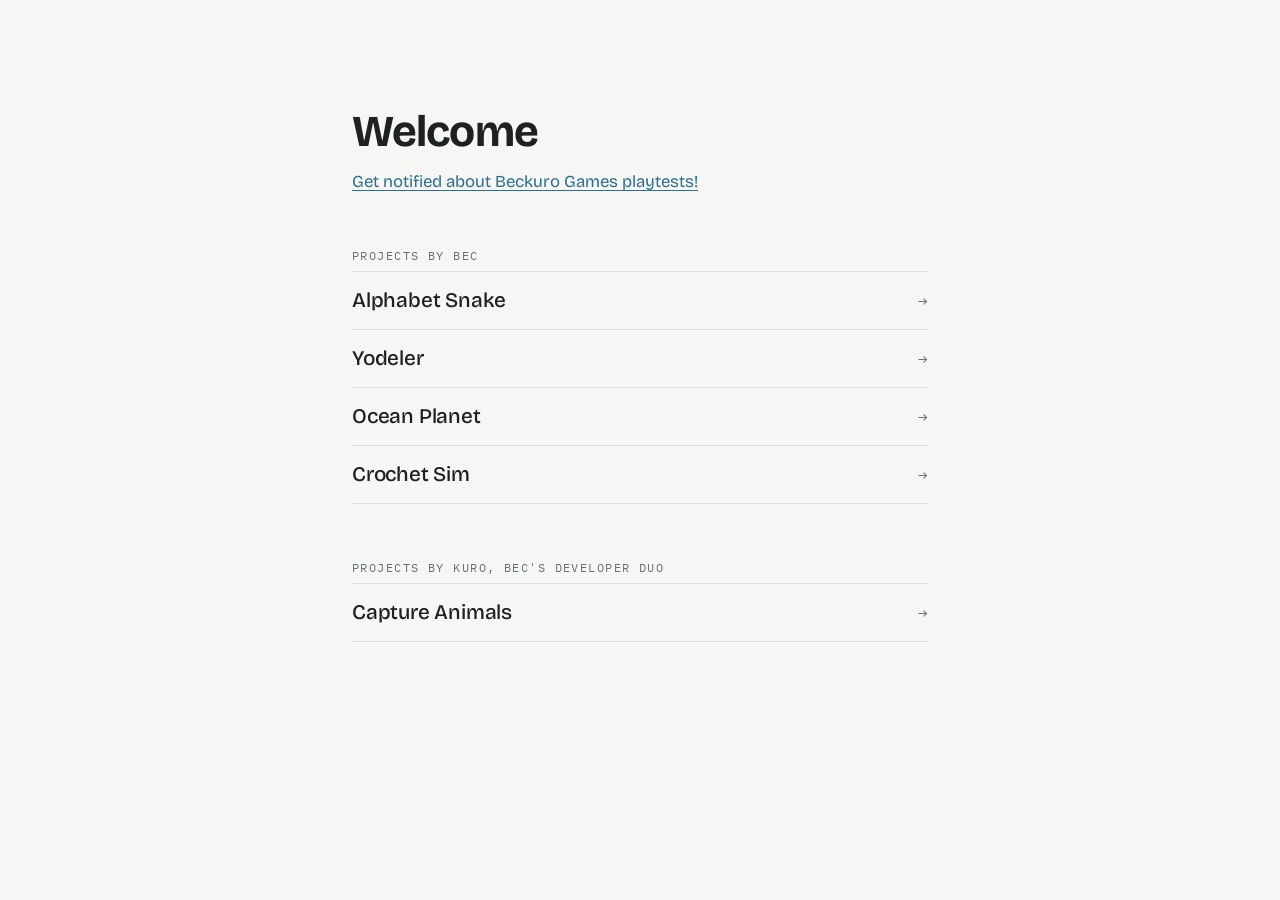
<file: index.html>
<!doctype html>
<html lang="en">
<head>
<meta charset="utf-8">
<meta name="viewport" content="width=device-width, initial-scale=1, viewport-fit=cover">
<title>Rebecca Mestav</title>
<link rel="icon" href="alphabet-snake/icon.png">
<link rel="preconnect" href="https://fonts.googleapis.com">
<link rel="preconnect" href="https://fonts.gstatic.com" crossorigin>
<link rel="stylesheet" href="https://fonts.googleapis.com/css2?family=Bricolage+Grotesque:opsz,wght@12..96,500;12..96,700&family=IBM+Plex+Mono:wght@400&display=swap">
<style>
/* Layout: one narrow column, left-aligned; a plain index of projects with hairline separators */
:root {
  --bg: #f6f7f5;
  --fg: #1d211f;
  --muted: #69716c;
  --rule: #dde1dd;
  --accent: #2b6e8f;
  --display: "Bricolage Grotesque", "Helvetica Neue", Arial, sans-serif;
  --mono: "IBM Plex Mono", ui-monospace, Menlo, monospace;
  color-scheme: light;
}
@media (prefers-color-scheme: dark) {
  :root:not([data-theme="light"]) {
    --bg: #141716; --fg: #e8ebe9; --muted: #98a19c; --rule: #2a2f2c; --accent: #7cc0de;
    color-scheme: dark;
  }
}
:root[data-theme="dark"] {
  --bg: #141716; --fg: #e8ebe9; --muted: #98a19c; --rule: #2a2f2c; --accent: #7cc0de;
  color-scheme: dark;
}
body {
  margin: 0;
  background: var(--bg);
  color: var(--fg);
  font-family: var(--display);
  padding-left: max(16px, env(safe-area-inset-left, 0px));
  padding-right: max(16px, env(safe-area-inset-right, 0px));
}
main {
  max-width: 36rem;
  margin: 0 auto;
  padding-block: clamp(3rem, 12vh, 7rem) 4rem;
  display: grid;
  gap: 3.5rem;
}
h1 {
  margin: 0;
  font-size: clamp(2rem, 6vw, 2.75rem);
  font-weight: 700;
  letter-spacing: -0.02em;
  line-height: 1.1;
  text-wrap: balance;
}
h2 {
  margin: 0 0 0.5rem;
  font-family: var(--mono);
  font-weight: 400;
  font-size: 0.75rem;
  text-transform: uppercase;
  letter-spacing: 0.12em;
  color: var(--muted);
}
ul { list-style: none; margin: 0; padding: 0; }
li { border-top: 1px solid var(--rule); }
li:last-child { border-bottom: 1px solid var(--rule); }
li a {
  display: flex;
  justify-content: space-between;
  align-items: baseline;
  gap: 1rem;
  padding: 1rem 0;
  color: inherit;
  text-decoration: none;
}
.name {
  font-size: 1.3rem;
  font-weight: 500;
  letter-spacing: -0.01em;
  transition: color 0.15s;
}
.arrow {
  font-family: var(--mono);
  color: var(--muted);
  transition: transform 0.15s, color 0.15s;
}
li a:hover .name, li a:focus-visible .name { color: var(--accent); }
li a:hover .arrow, li a:focus-visible .arrow { color: var(--accent); transform: translateX(3px); }
li a:focus-visible { outline: 2px solid var(--accent); outline-offset: 4px; border-radius: 2px; }
.notify { margin: 0.9rem 0 0; font-size: 1.05rem; }
.notify a { color: var(--accent); text-decoration: underline; text-underline-offset: 0.2em; text-decoration-thickness: 1px; }
.notify a:hover { text-decoration-thickness: 2px; }
.notify a:focus-visible { outline: 2px solid var(--accent); outline-offset: 3px; border-radius: 2px; }
@media (prefers-reduced-motion: reduce) { .name, .arrow { transition: none; } }
</style>
</head>
<body>
<main>
  <header>
    <h1>Welcome</h1>
    <p class="notify"><a href="https://groups.google.com/g/beckuro-games-news">Get notified about Beckuro Games playtests!</a></p>
  </header>

  <section aria-labelledby="projects">
    <h2 id="projects">projects by bec</h2>
    <ul>
      <li><a href="alphabet-snake/"><span class="name">Alphabet Snake</span><span class="arrow" aria-hidden="true">→</span></a></li>
      <li><a href="yodeler/"><span class="name">Yodeler</span><span class="arrow" aria-hidden="true">→</span></a></li>
      <li><a href="ocean-planet/"><span class="name">Ocean Planet</span><span class="arrow" aria-hidden="true">→</span></a></li>
      <li><a href="crochet-sim/"><span class="name">Crochet Sim</span><span class="arrow" aria-hidden="true">→</span></a></li>
    </ul>
  </section>

  <section aria-labelledby="kuro">
    <h2 id="kuro">projects by kuro, bec's developer duo</h2>
    <ul>
      <li><a href="https://captureanimals.duckdns.org"><span class="name">Capture Animals</span><span class="arrow" aria-hidden="true">→</span></a></li>
    </ul>
  </section>
</main>
</body>
</html>
</file>
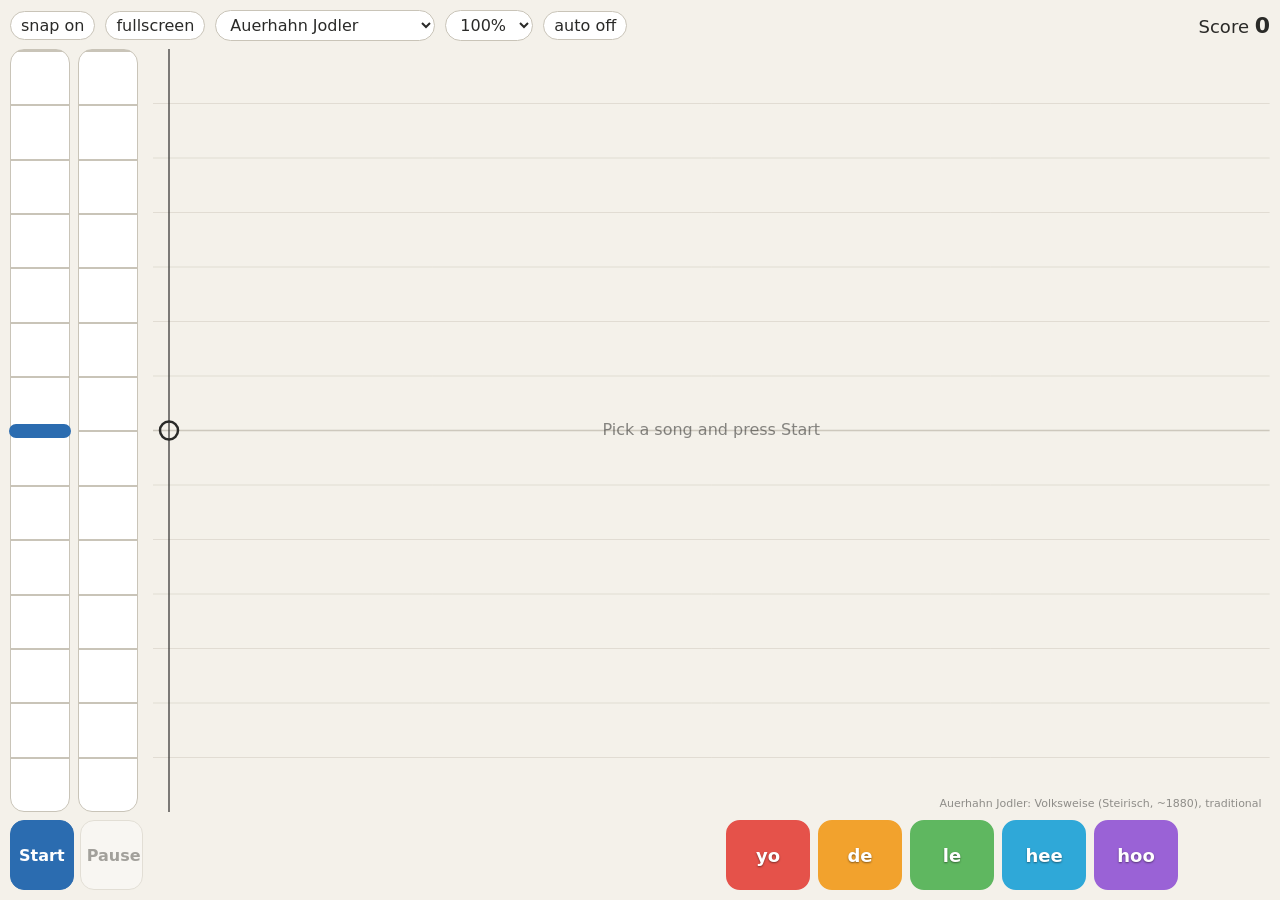
<file: yodeler/index.html>
<!DOCTYPE html>
<html lang="en">
<head>
<meta charset="utf-8">
<meta name="viewport" content="width=device-width, initial-scale=1, viewport-fit=cover">
<title>Yodeler</title>
<style>
:root{--bg:#f4f1ea;--fg:#2a2a28;--btn:#fff;--bd:#c9c4b8;--ac:#2b6cb0;box-sizing:border-box;
 padding:env(safe-area-inset-top,0px) env(safe-area-inset-right,0px) env(safe-area-inset-bottom,0px) env(safe-area-inset-left,0px)}
@media (prefers-color-scheme:dark){:root:not([data-theme="light"]){--bg:#1d1d1b;--fg:#ecebe6;--btn:#2d2d2a;--bd:#55544e;--ac:#7fb2e5}}
:root[data-theme="dark"]{--bg:#1d1d1b;--fg:#ecebe6;--btn:#2d2d2a;--bd:#55544e;--ac:#7fb2e5}
html,body{height:100%;margin:0}
body{background:var(--bg);color:var(--fg);font:16px system-ui,sans-serif;touch-action:none;user-select:none;-webkit-user-select:none;overscroll-behavior:none}
#app{height:100%;box-sizing:border-box;padding:10px;display:grid;grid-template-columns:auto minmax(0,1fr);grid-template-rows:auto minmax(0,1fr) auto;gap:8px 10px}
#top{grid-column:1/3;grid-row:1;display:flex;align-items:center;gap:10px;flex-wrap:wrap}
#scoreBox{margin-left:auto;font-size:18px}
#scoreBox b{font-size:22px}
button,select{font:inherit;color:var(--fg);background:var(--btn);border:1.5px solid var(--bd);border-radius:14px}
button{touch-action:none}
.pill{padding:4px 10px;border-radius:999px}
select{padding:4px 10px;border-radius:999px;max-width:40vw}
#speed{max-width:none}
#pad{grid-column:1;grid-row:2;display:flex;gap:8px;touch-action:none}
.sl{width:60px;position:relative;border:1.5px solid var(--bd);border-radius:14px;background-color:var(--btn);box-sizing:border-box;touch-action:none;
 background-image:repeating-linear-gradient(to bottom,var(--bd) 0 2px,transparent 2px calc(100% / 14))}
.sl span{position:absolute;top:6px;left:0;right:0;text-align:center;font-size:12px;opacity:.7;pointer-events:none}
.knob{position:absolute;left:-2px;right:-2px;height:14px;margin-top:-7px;border-radius:7px;background:var(--ac);pointer-events:none}
#laneWrap{grid-column:2;grid-row:2;position:relative;min-width:0;min-height:0}
#lane{position:absolute;inset:0;width:100%;height:100%;display:block}
#ctl{grid-column:1;grid-row:3;display:flex;gap:6px}
#start,#pause{flex:1;min-width:0;height:clamp(48px,15vh,70px);font-size:16px;font-weight:700}
#pause:disabled{opacity:.4}
#start{font-weight:700;background:var(--ac);border-color:var(--ac);color:#fff}
#row{grid-column:2;grid-row:3;justify-self:end;margin-right:calc(clamp(52px,10vw,84px) + 8px);display:flex;gap:8px;touch-action:none}
.btn{width:clamp(52px,10vw,84px);height:clamp(48px,15vh,70px);font-size:18px;font-weight:700;border:2.5px solid transparent}
.btn.on{box-shadow:0 0 0 3px var(--fg);transform:translateY(2px)}
#rot{display:none}
@media (orientation:portrait){#rot{display:flex;position:fixed;inset:0;z-index:9;background:var(--bg);align-items:center;justify-content:center;font-size:20px}}
</style>
</head>
<body>
<div id="app">
 <div id="top">
  <button id="snap" class="pill">snap on</button>
  <button id="full" class="pill">fullscreen</button>
  <select id="song"></select>
  <select id="speed"><option value="1">100%</option><option value="0.9">90%</option><option value="0.75">75%</option><option value="0.6">60%</option><option value="0.5">50%</option><option value="0.4">40%</option><option value="0.25">25%</option></select>
  <button id="auto" class="pill">auto off</button>
  <span id="scoreBox">Score <b id="score">0</b></span>
 </div>
 <div id="pad">
  <div class="sl" id="slC"><div class="knob" id="kC"></div></div>
  <div class="sl" id="slF"><div class="knob" id="kF"></div></div>
 </div>
 <div id="laneWrap"><canvas id="lane"></canvas></div>
 <div id="ctl"><button id="start">Start</button><button id="pause" disabled>Pause</button></div>
 <div id="row"></div>
</div>
<div id="rot">Rotate your phone to landscape</div>
<script>
const clamp=(x,a,b)=>Math.min(b,Math.max(a,x));
const R=6,B4=493.88,BW=[150,250,350],FG=[1,.8,.55];

// vowel colours; falsetto uses a pastel version of the same colour
const COL={yo:'#e5524a',de:'#f2a22d',le:'#5fb760',hee:'#2fa8d8',hoo:'#9a62d6'};
const pastel=h=>{const n=parseInt(h.slice(1),16),m=c=>Math.round(c+(255-c)*.62);return 'rgb('+m(n>>16&255)+','+m(n>>8&255)+','+m(n&255)+')'};

// c = closure ms, b = burst ms, vs = voicing start, vr = voicing ramp, asp = breath onset, on = hold ms, gl = glide ms, ol = onset level, lat = lateral
const SYL=[
 {n:'yo', c:0, b:0, vs:0, vr:30,asp:0,on:40,gl:110,ol:.85,fi:[290,1900,2800],ft:[500,900,2600]},
 {n:'de', c:35,b:18,vs:55,vr:8, asp:0,on:0, gl:35,ol:1,  ci:[250,1750,2650], fi:[350,1700,2600],ft:[450,2000,2600]},
 {n:'le', c:0, b:0, vs:0, vr:3, asp:0,on:50,gl:45,ol:.5, lat:1, fi:[350,1200,2700],ft:[550,1800,2500]},
 {n:'hee',c:0, b:0, vs:40,vr:30,asp:1,on:0, gl:1, ol:1,  fi:[280,2300,3000],ft:[280,2300,3000]},
 {n:'hoo',c:0, b:0, vs:40,vr:30,asp:1,on:0, gl:1, ol:1,  fi:[320,750,2200], ft:[320,750,2200], fg:[1,.3,.08], up:.3}];
const NAMES=['C','C#','D','D#','E','F','F#','G','G#','A','A#','B'];
let SHIFT=0,ctx,A,cur=null,t0=0,held=-1,fal=false,target=0,semis=0,snap=true,drag=false;
let prevFal=false,breakT=-1e9,breakDir=0,prevHeld=-1,soundSince=0;

// ---------------------------------------------------------------- songs
// each note: [hit time (s), length (s), vowel, pitch (semitones from B4, -6..6, same height on both sliders), falsetto 0/1]
const SONGS=[
 {name:'Auerhahn Jodler',beats:true,shift:-3,cb:'BBBgggBBBBBBBBBBBBBBBggggggggggggBBBBBBBBBBBBggggggggggggBBBhhhhhhhhhhhhjjjjjjhhhhhhhhhhhhhhhhhhjjjjjjhhhnnnkkkkkkhhhhhhjjjjjjhhhnnnkkkkkkhhhhhhjjjjjjhhhnnn',tempo:[[0,140]],hold:150,holdLen:4,credit:'Auerhahn Jodler: Volksweise (Steirisch, ~1880), traditional',notes:[[11,0.5,'yo',-3,0],[11.5,0.5,'de',-3,0],[12,1.5,'le',2,0],[13.5,0.5,'de',6,0],[14.0,0.5,'le',6,0],[14.5,0.5,'hee',2,1],[15,1.5,'hoo',-3,1],[17.0,0.5,'yo',-3,0],[17.5,0.5,'de',-3,0],[18,1.0,'le',2,0],[19.0,1.0,'de',1,0],[20.0,1.0,'le',-1,0],[21,1.5,'de',1,0],[23.0,0.5,'yo',-3,0],[23.5,0.5,'de',-3,0],[24,1.5,'le',1,0],[25.5,0.5,'de',4,0],[26.0,0.5,'le',4,0],[26.5,0.5,'hee',1,1],[27,1.5,'hoo',-3,1],[29.0,0.5,'yo',-3,0],[29.5,0.5,'de',-3,0],[30,1.0,'le',1,0],[31.0,1.0,'de',-1,0],[32.0,1.0,'le',1,0],[33,1.5,'de',2,0],[35.0,0.5,'yo',-3,0],[35.5,0.5,'de',-3,0],[36,1.5,'le',2,0],[37.5,0.5,'de',6,0],[38.0,0.5,'le',6,0],[38.5,0.5,'hee',2,1],[39,1.5,'hoo',-3,1],[41.0,0.5,'yo',-3,0],[41.5,0.5,'de',-3,0],[42,1.0,'le',2,0],[43.0,1.0,'de',1,0],[44.0,1.0,'le',-1,0],[45,1.5,'de',1,0],[47.0,0.5,'yo',-3,0],[47.5,0.5,'de',-3,0],[48,1.5,'le',1,0],[49.5,0.5,'de',4,0],[50.0,0.5,'le',4,0],[50.5,0.5,'hee',1,1],[51,1.5,'hoo',-3,1],[53.0,0.5,'yo',-3,0],[53.5,0.5,'de',-3,0],[54,1.0,'le',1,0],[55.0,1.0,'de',-1,0],[56.0,1.0,'le',1,0],[57,1.5,'de',2,0],[59.0,0.5,'yo',2,0],[59.5,0.5,'de',2,0],[60,0.5,'le',2,0],[60.5,0.5,'hee',-1,1],[61.0,0.5,'hoo',-1,1],[61.5,0.5,'de',2,0],[62.0,0.5,'le',2,0],[62.5,0.5,'hee',-1,1],[63.0,1.5,'hoo',-1,1],[64.5,0.5,'hee',2,1],[65.0,0.5,'hoo',-1,1],[65.5,0.5,'hee',-3,1],[66.0,0.5,'hoo',-5,1],[66.5,0.5,'de',2,0],[67.0,0.5,'le',2,0],[67.5,0.5,'hee',-5,1],[68.0,0.5,'de',2,0],[68.5,0.5,'hee',-5,1],[69.0,1.5,'yo',-1,0],[71.0,0.5,'yo',2,0],[71.5,0.5,'de',2,0],[72.0,1.0,'le',0,0],[73.0,0.5,'yo',2,0],[73.5,0.5,'de',2,0],[74.0,0.5,'le',2,0],[74.5,0.5,'hee',-1,1],[75,2.0,'hoo',-3,1],[77.0,0.5,'yo',2,0],[77.5,0.5,'de',2,0],[78.0,1.0,'le',-1,0],[79.0,0.5,'yo',2,0],[79.5,0.5,'de',2,0],[80.0,0.5,'le',2,0],[80.5,0.5,'hee',-1,1],[81.0,1.5,'hoo',-5,1],[83.0,0.5,'yo',2,0],[83.5,0.5,'de',2,0],[84,0.5,'le',2,0],[84.5,0.5,'hee',-1,1],[85.0,0.5,'hoo',-1,1],[85.5,0.5,'de',2,0],[86.0,0.5,'le',2,0],[86.5,0.5,'hee',-1,1],[87.0,1.5,'hoo',-1,1],[88.5,0.5,'hee',2,1],[89.0,0.5,'hoo',-1,1],[89.5,0.5,'hee',-3,1],[90.0,0.5,'hoo',-5,1],[90.5,0.5,'de',2,0],[91.0,0.5,'le',2,0],[91.5,0.5,'hee',-5,1],[92.0,0.5,'de',2,0],[92.5,0.5,'hee',-5,1],[93.0,1.5,'yo',-1,0],[95.0,0.5,'yo',2,0],[95.5,0.5,'de',2,0],[96.0,1.0,'le',0,0],[97.0,0.5,'yo',2,0],[97.5,0.5,'de',2,0],[98.0,0.5,'le',2,0],[98.5,0.5,'hee',-1,1],[99,1.0,'hoo',-3,1],[100.0,1.0,'le',2,0],[101.0,1.0,'hee',-1,1],[102.0,4.0,'hoo',-5,1],[108,0.5,'le',4,0],[108.5,0.5,'hee',0,1],[109.0,0.5,'hoo',0,1],[109.5,0.5,'de',4,0],[110.0,0.5,'le',4,0],[110.5,0.5,'hee',0,1],[111.0,1.5,'hoo',0,1],[112.5,0.5,'hee',-1,1],[113.0,1.0,'hoo',-3,1],[114.0,0.5,'le',2,0],[114.5,0.5,'hee',-1,1],[115.0,0.5,'hoo',-1,1],[115.5,0.5,'de',2,0],[116.0,0.5,'le',2,0],[116.5,0.5,'hee',-1,1],[117.0,1.5,'hoo',-1,1],[118.5,0.5,'hee',-3,1],[119.0,1.0,'hoo',-5,1],[120,0.5,'yo',6,0],[120.5,0.5,'de',2,0],[121.0,0.5,'le',2,0],[121.5,0.5,'hee',-6,1],[122.0,1.0,'hoo',0,1],[123.0,0.5,'yo',6,0],[123.5,0.5,'de',2,0],[124.0,0.5,'le',2,0],[124.5,0.5,'hee',-6,1],[125.0,1.0,'hoo',0,1],[126.0,1.0,'yo',-5,0],[127.0,0.5,'de',-5,0],[127.5,0.5,'le',-6,0],[128.0,0.5,'de',-5,0],[128.5,0.5,'le',-3,0],[129.0,1.5,'hee',-1,1],[132,0.5,'le',4,0],[132.5,0.5,'hee',0,1],[133.0,0.5,'hoo',0,1],[133.5,0.5,'de',4,0],[134.0,0.5,'le',4,0],[134.5,0.5,'hee',0,1],[135.0,1.5,'hoo',0,1],[136.5,0.5,'hee',-1,1],[137.0,1.0,'hoo',-3,1],[138.0,0.5,'le',2,0],[138.5,0.5,'hee',-1,1],[139.0,0.5,'hoo',-1,1],[139.5,0.5,'de',2,0],[140.0,0.5,'le',2,0],[140.5,0.5,'hee',-1,1],[141.0,1.5,'hoo',-1,1],[142.5,0.5,'hee',-3,1],[143.0,1.0,'hoo',-5,1],[144,0.5,'yo',6,0],[144.5,0.5,'de',2,0],[145.0,0.5,'le',2,0],[145.5,0.5,'de',6,0],[146.0,0.5,'yo',0,0],[146.5,0.5,'de',6,0],[147.0,0.5,'le',6,0],[147.5,0.5,'de',2,0],[148.0,0.5,'yo',2,0],[148.5,0.5,'de',6,0],[149.0,0.5,'le',0,0],[149.5,0.5,'hee',-6,1],[150.0,4.0,'hoo',-5,1]]},
 {name:'Appenzeller Jodler',beats:true,cb:'[base64]',tempo:[[0,126]],hold:204,holdLen:1.6,credit:'Appenzeller Jodler: traditional, arr. K. Richter (CC BY-NC-SA 4.0)',notes:[[8.0,0.75,'le',1,0],[8.75,0.25,'yo',6,0],[9.0,0.5,'de',5,0],[9.5,0.5,'le',6,0],[10.0,0.5,'hee',-4,1],[10.5,0.5,'le',3,0],[11.0,0.75,'hee',-4,1],[11.75,0.25,'le',6,0],[12.0,0.25,'yo',5,0],[12.25,0.25,'de',4,0],[12.5,0.25,'le',5,0],[12.75,0.25,'hee',3,1],[13.0,0.5,'hoo',1,1],[13.5,0.5,'le',5,0],[14.0,0.25,'yo',6,0],[14.25,0.25,'de',5,0],[14.5,0.25,'le',6,0],[14.75,0.25,'hee',3,1],[15.0,0.5,'hoo',1,1],[15.5,0.5,'yo',1,0],[16.0,0.75,'de',1,0],[16.75,0.25,'yo',6,0],[17.0,0.5,'de',5,0],[17.5,0.5,'le',6,0],[18.0,0.5,'hee',-4,1],[18.5,0.5,'le',3,0],[19.0,0.75,'hee',-4,1],[19.75,0.25,'le',6,0],[20.0,0.25,'yo',5,0],[20.25,0.25,'de',4,0],[20.5,0.25,'le',5,0],[20.75,0.25,'hee',3,1],[21.0,0.5,'hoo',1,1],[21.5,0.5,'yo',5,0],[22.0,1.0,'de',6,0],[24.0,1.0,'hee',3,1],[25.0,0.75,'hoo',6,1],[25.75,0.25,'hee',3,1],[26.0,0.25,'hoo',1,1],[26.25,0.25,'hee',0,1],[26.5,0.25,'hoo',1,1],[26.75,0.25,'hee',6,1],[27.0,1.0,'hoo',-2,1],[28.0,0.25,'yo',5,0],[28.25,0.25,'de',4,0],[28.5,0.25,'le',5,0],[28.75,0.25,'hee',3,1],[29.0,0.5,'hoo',1,1],[29.5,0.5,'le',5,0],[30.0,0.25,'yo',6,0],[30.25,0.25,'de',5,0],[30.5,0.25,'le',6,0],[30.75,0.25,'hee',3,1],[31.0,1.0,'hoo',1,1],[32.0,1.0,'hee',3,1],[33.0,0.75,'hoo',6,1],[33.75,0.25,'hee',3,1],[34.0,0.25,'hoo',1,1],[34.25,0.25,'hee',0,1],[34.5,0.25,'hoo',1,1],[34.75,0.25,'hee',6,1],[35.0,1.0,'hoo',-2,1],[36.0,0.25,'yo',5,0],[36.25,0.25,'de',4,0],[36.5,0.25,'le',5,0],[36.75,0.25,'hee',3,1],[37.0,0.5,'hoo',1,1],[37.5,0.5,'yo',5,0],[38.0,0.5,'de',6,0],[40.0,0.75,'le',1,0],[40.75,0.25,'yo',6,0],[41.0,0.5,'de',5,0],[41.5,0.5,'le',6,0],[42.0,0.5,'hee',-4,1],[42.5,0.5,'le',3,0],[43.0,0.75,'hee',-4,1],[43.75,0.25,'le',6,0],[44.0,0.25,'yo',5,0],[44.25,0.25,'de',4,0],[44.5,0.25,'le',5,0],[44.75,0.25,'hee',3,1],[45.0,0.5,'hoo',1,1],[45.5,0.5,'le',5,0],[46.0,0.25,'yo',6,0],[46.25,0.25,'de',5,0],[46.5,0.25,'le',6,0],[46.75,0.25,'hee',3,1],[47.0,0.5,'hoo',1,1],[47.5,0.5,'yo',1,0],[48.0,0.75,'de',1,0],[48.75,0.25,'yo',6,0],[49.0,0.5,'de',5,0],[49.5,0.5,'le',6,0],[50.0,0.5,'hee',-4,1],[50.5,0.5,'le',3,0],[51.0,0.75,'hee',-4,1],[51.75,0.25,'le',6,0],[52.0,0.25,'yo',5,0],[52.25,0.25,'de',4,0],[52.5,0.25,'le',5,0],[52.75,0.25,'hee',3,1],[53.0,0.5,'hoo',1,1],[53.5,0.5,'yo',5,0],[54.0,1.0,'de',6,0],[56.0,1.0,'hee',3,1],[57.0,0.75,'hoo',6,1],[57.75,0.25,'hee',3,1],[58.0,0.25,'hoo',1,1],[58.25,0.25,'hee',0,1],[58.5,0.25,'hoo',1,1],[58.75,0.25,'hee',6,1],[59.0,1.0,'hoo',-2,1],[60.0,0.25,'yo',5,0],[60.25,0.25,'de',4,0],[60.5,0.25,'le',5,0],[60.75,0.25,'hee',3,1],[61.0,0.5,'hoo',1,1],[61.5,0.5,'le',5,0],[62.0,0.25,'yo',6,0],[62.25,0.25,'de',5,0],[62.5,0.25,'le',6,0],[62.75,0.25,'hee',3,1],[63.0,1.0,'hoo',1,1],[64.0,1.0,'hee',3,1],[65.0,0.75,'hoo',6,1],[65.75,0.25,'hee',3,1],[66.0,0.25,'hoo',1,1],[66.25,0.25,'hee',0,1],[66.5,0.25,'hoo',1,1],[66.75,0.25,'hee',6,1],[67.0,1.0,'hoo',-2,1],[68.0,0.25,'yo',5,0],[68.25,0.25,'de',4,0],[68.5,0.25,'le',5,0],[68.75,0.25,'hee',3,1],[69.0,0.5,'hoo',1,1],[69.5,0.5,'yo',5,0],[70.0,0.5,'de',6,0],[72,1.0,'le',6,0],[73.0,3.0,'hee',-2,1],[76,1.0,'le',5,0],[77.0,3.0,'hee',-4,1],[80,1.0,'le',5,0],[81.0,3.0,'hee',-4,1],[84,1.0,'hoo',-6,1],[85.0,3.0,'hee',-2,1],[88,1.0,'hoo',-6,1],[89.0,3.0,'hee',-2,1],[92,1.0,'le',5,0],[93.0,3.0,'hee',-4,1],[96,1.0,'le',5,0],[97.0,3.0,'hee',-4,1],[104.0,0.25,'hoo',-6,1],[104.25,0.25,'hee',-6,1],[104.5,0.25,'hoo',-6,1],[104.75,0.25,'hee',3,1],[105.0,0.25,'yo',3,0],[105.25,0.25,'de',3,0],[105.5,0.25,'le',3,0],[105.75,0.25,'hee',3,1],[106.0,0.25,'yo',1,0],[106.25,0.25,'de',1,0],[106.5,0.25,'le',1,0],[106.75,0.25,'hee',3,1],[107.0,0.25,'yo',6,0],[107.25,0.25,'de',6,0],[107.5,0.25,'le',6,0],[107.75,0.25,'hee',3,1],[108.0,0.25,'yo',5,0],[108.25,0.25,'de',5,0],[108.5,0.25,'le',5,0],[108.75,0.25,'hee',3,1],[109.0,0.25,'yo',3,0],[109.25,0.25,'de',3,0],[109.5,0.25,'le',3,0],[109.75,0.25,'hee',3,1],[110.0,0.5,'le',1,0],[110.5,0.5,'hee',3,1],[111.0,0.5,'hoo',1,1],[112.0,0.25,'yo',6,0],[112.25,0.25,'de',6,0],[112.5,0.25,'le',6,0],[112.75,0.25,'hee',3,1],[113.0,0.25,'yo',3,0],[113.25,0.25,'de',3,0],[113.5,0.25,'le',3,0],[113.75,0.25,'hee',3,1],[114.0,0.25,'yo',1,0],[114.25,0.25,'de',1,0],[114.5,0.25,'le',1,0],[114.75,0.25,'hee',3,1],[115.0,0.25,'yo',6,0],[115.25,0.25,'de',6,0],[115.5,0.25,'le',6,0],[115.75,0.25,'hee',3,1],[116.0,0.25,'yo',5,0],[116.25,0.25,'de',5,0],[116.5,0.25,'le',5,0],[116.75,0.25,'hee',3,1],[117.0,0.25,'yo',3,0],[117.25,0.25,'de',3,0],[117.5,0.25,'le',3,0],[117.75,0.25,'hee',3,1],[118.0,0.5,'le',1,0],[118.5,0.5,'hee',3,1],[119.0,0.5,'hoo',1,1],[120.0,0.25,'yo',6,0],[120.25,0.25,'de',6,0],[120.5,0.25,'le',6,0],[120.75,0.25,'hee',3,1],[121.0,0.25,'yo',3,0],[121.25,0.25,'de',3,0],[121.5,0.25,'le',3,0],[121.75,0.25,'hee',3,1],[122.0,0.25,'yo',1,0],[122.25,0.25,'de',1,0],[122.5,0.25,'le',1,0],[122.75,0.25,'hee',3,1],[123.0,0.25,'yo',6,0],[123.25,0.25,'de',6,0],[123.5,0.25,'le',6,0],[123.75,0.25,'hee',3,1],[124.0,0.25,'yo',5,0],[124.25,0.25,'de',5,0],[124.5,0.25,'le',5,0],[124.75,0.25,'hee',3,1],[125.0,0.25,'yo',3,0],[125.25,0.25,'de',3,0],[125.5,0.25,'le',3,0],[125.75,0.25,'hee',3,1],[126.0,0.5,'le',1,0],[126.5,0.5,'hee',3,1],[127.0,0.5,'hoo',1,1],[128.0,0.25,'yo',6,0],[128.25,0.25,'de',6,0],[128.5,0.25,'le',6,0],[128.75,0.25,'hee',3,1],[129.0,0.25,'yo',3,0],[129.25,0.25,'de',3,0],[129.5,0.25,'le',3,0],[129.75,0.25,'hee',3,1],[130.0,0.25,'yo',1,0],[130.25,0.25,'de',1,0],[130.5,0.25,'le',1,0],[130.75,0.25,'hee',3,1],[131.0,0.25,'yo',6,0],[131.25,0.25,'de',6,0],[131.5,0.25,'le',6,0],[131.75,0.25,'hee',3,1],[132.0,0.25,'yo',5,0],[132.25,0.25,'de',5,0],[132.5,0.25,'le',5,0],[132.75,0.25,'hee',3,1],[133.0,0.25,'yo',3,0],[133.25,0.25,'de',3,0],[133.5,0.25,'le',3,0],[133.75,0.25,'hee',3,1],[134.0,0.5,'le',1,0],[134.5,0.5,'hee',3,1],[135.0,0.5,'hoo',1,1],[136.0,0.75,'le',1,0],[136.75,0.25,'yo',6,0],[137.0,0.5,'de',5,0],[137.5,0.5,'le',6,0],[138.0,0.5,'hee',-4,1],[138.5,0.5,'le',3,0],[139.0,0.75,'hee',-4,1],[139.75,0.25,'le',6,0],[140.0,0.25,'yo',5,0],[140.25,0.25,'de',4,0],[140.5,0.25,'le',5,0],[140.75,0.25,'hee',3,1],[141.0,0.5,'hoo',1,1],[141.5,0.5,'le',5,0],[142.0,0.25,'yo',6,0],[142.25,0.25,'de',5,0],[142.5,0.25,'le',6,0],[142.75,0.25,'hee',3,1],[143.0,0.5,'hoo',1,1],[143.5,0.5,'yo',1,0],[144.0,0.75,'de',1,0],[144.75,0.25,'yo',6,0],[145.0,0.5,'de',5,0],[145.5,0.5,'le',6,0],[146.0,0.5,'hee',-4,1],[146.5,0.5,'le',3,0],[147.0,0.75,'hee',-4,1],[147.75,0.25,'le',6,0],[148.0,0.25,'yo',5,0],[148.25,0.25,'de',4,0],[148.5,0.25,'le',5,0],[148.75,0.25,'hee',3,1],[149.0,0.5,'hoo',1,1],[149.5,0.5,'yo',5,0],[150.0,1.0,'de',6,0],[152.0,1.0,'hee',3,1],[153.0,0.75,'hoo',6,1],[153.75,0.25,'hee',3,1],[154.0,0.25,'hoo',1,1],[154.25,0.25,'hee',0,1],[154.5,0.25,'hoo',1,1],[154.75,0.25,'hee',6,1],[155.0,1.0,'hoo',-2,1],[156.0,0.25,'yo',5,0],[156.25,0.25,'de',4,0],[156.5,0.25,'le',5,0],[156.75,0.25,'hee',3,1],[157.0,0.5,'hoo',1,1],[157.5,0.5,'le',5,0],[158.0,0.25,'yo',6,0],[158.25,0.25,'de',5,0],[158.5,0.25,'le',6,0],[158.75,0.25,'hee',3,1],[159.0,1.0,'hoo',1,1],[160.0,1.0,'hee',3,1],[161.0,0.75,'hoo',6,1],[161.75,0.25,'hee',3,1],[162.0,0.25,'hoo',1,1],[162.25,0.25,'hee',0,1],[162.5,0.25,'hoo',1,1],[162.75,0.25,'hee',6,1],[163.0,1.0,'hoo',-2,1],[164.0,0.25,'yo',5,0],[164.25,0.25,'de',4,0],[164.5,0.25,'le',5,0],[164.75,0.25,'hee',3,1],[165.0,0.5,'hoo',1,1],[165.5,0.5,'yo',5,0],[166.0,0.5,'de',6,0],[168.0,0.25,'yo',6,0],[168.25,0.25,'de',6,0],[168.5,0.25,'le',6,0],[168.75,0.25,'hee',3,1],[169.0,0.25,'yo',3,0],[169.25,0.25,'de',3,0],[169.5,0.25,'le',3,0],[169.75,0.25,'hee',3,1],[170.0,0.25,'yo',1,0],[170.25,0.25,'de',1,0],[170.5,0.25,'le',1,0],[170.75,0.25,'hee',3,1],[171.0,0.25,'yo',6,0],[171.25,0.25,'de',6,0],[171.5,0.25,'le',6,0],[171.75,0.25,'hee',3,1],[172.0,0.25,'yo',5,0],[172.25,0.25,'de',5,0],[172.5,0.25,'le',5,0],[172.75,0.25,'hee',3,1],[173.0,0.25,'yo',3,0],[173.25,0.25,'de',3,0],[173.5,0.25,'le',3,0],[173.75,0.25,'hee',3,1],[174.0,0.5,'le',1,0],[174.5,0.5,'hee',3,1],[175.0,0.5,'hoo',1,1],[176.0,0.25,'yo',6,0],[176.25,0.25,'de',6,0],[176.5,0.25,'le',6,0],[176.75,0.25,'hee',3,1],[177.0,0.25,'yo',3,0],[177.25,0.25,'de',3,0],[177.5,0.25,'le',3,0],[177.75,0.25,'hee',3,1],[178.0,0.25,'yo',1,0],[178.25,0.25,'de',1,0],[178.5,0.25,'le',1,0],[178.75,0.25,'hee',3,1],[179.0,0.25,'yo',6,0],[179.25,0.25,'de',6,0],[179.5,0.25,'le',6,0],[179.75,0.25,'hee',3,1],[180.0,0.25,'yo',5,0],[180.25,0.25,'de',5,0],[180.5,0.25,'le',5,0],[180.75,0.25,'hee',3,1],[181.0,0.25,'yo',3,0],[181.25,0.25,'de',3,0],[181.5,0.25,'le',3,0],[181.75,0.25,'hee',3,1],[182.0,0.5,'le',1,0],[182.5,0.5,'hee',3,1],[183.0,0.5,'hoo',1,1],[184.0,0.25,'yo',6,0],[184.25,0.25,'de',6,0],[184.5,0.25,'le',6,0],[184.75,0.25,'hee',3,1],[185.0,0.25,'yo',3,0],[185.25,0.25,'de',3,0],[185.5,0.25,'le',3,0],[185.75,0.25,'hee',3,1],[186.0,0.25,'yo',1,0],[186.25,0.25,'de',1,0],[186.5,0.25,'le',1,0],[186.75,0.25,'hee',3,1],[187.0,0.25,'yo',6,0],[187.25,0.25,'de',6,0],[187.5,0.25,'le',6,0],[187.75,0.25,'hee',3,1],[188.0,0.25,'yo',5,0],[188.25,0.25,'de',5,0],[188.5,0.25,'le',5,0],[188.75,0.25,'hee',3,1],[189.0,0.25,'yo',3,0],[189.25,0.25,'de',3,0],[189.5,0.25,'le',3,0],[189.75,0.25,'hee',3,1],[190.0,0.5,'le',1,0],[190.5,0.5,'hee',3,1],[191.0,0.5,'hoo',1,1],[192.0,0.5,'le',1,0],[192.5,0.5,'hee',3,1],[193.0,0.5,'hoo',1,1],[194.0,0.25,'yo',6,0],[194.25,0.25,'de',6,0],[194.5,0.25,'le',6,0],[194.75,0.25,'hee',3,1],[195.0,0.25,'yo',3,0],[195.25,0.25,'de',3,0],[195.5,0.25,'le',3,0],[195.75,0.25,'hee',3,1],[196.0,0.25,'de',1,0],[196.25,0.25,'le',1,0],[196.5,0.25,'hee',3,1],[196.75,0.25,'hoo',3,1],[197.0,0.5,'hee',1,1],[197.5,0.5,'hoo',-4,1],[198,0.5,'le',-6,0],[198.5,3.5,'hee',-6,1],[202,0.5,'hoo',-6,1],[203.5,0.5,'yo',1,0],[204,0.5,'de',6,0]]},
 {name:'Einen Jodler hör i gern',beats:true,cb:'aaaaaaaaeeeeaaaaaaaaaaaaddddaaaaeeeeeeeeeeeeaaaaaaaaaaaaddddaaaaeeeeeeeeeeeeaaaaeeeeeebbbbbbbbeeeeeeeebbbbbbbbeeaaaaeeeebbbbeeeeaaaaeeeebbbbeeee',tempo:[[0,112]],hold:143,holdLen:1.6,credit:'Einen Jodler hör i gern / I Love to Hear a Yodel: traditional folk song (piano arr., melody line transposed up a whole tone)',notes:[[1,0.75,'de',0,0],[1.75,0.25,'le',4,0],[2.0,0.5,'hee',-5,1],[2.5,0.5,'hoo',-3,1],[3.0,1.0,'hee',-5,1],[7,0.75,'yo',0,0],[7.75,0.25,'de',0,0],[8,0.75,'yo',-1,0],[9,0.5,'de',-1,0],[9.5,0.5,'le',2,0],[10,0.75,'hee',-5,1],[10.75,0.25,'yo',5,0],[11,0.5,'de',4,0],[11.5,0.5,'le',2,0],[12,3.0,'yo',0,0],[15.0,0.5,'de',-5,0],[15.5,0.5,'le',-3,0],[16,1.0,'yo',-5,0],[17.0,1.0,'de',4,0],[18.0,1.0,'le',-5,0],[19.0,1.0,'yo',0,0],[20,3.0,'de',4,0],[23.0,0.5,'le',2,0],[23.5,0.5,'yo',0,0],[24,1.0,'de',-3,0],[25.0,1.0,'le',0,0],[26.0,1.0,'yo',2,0],[27.0,1.0,'de',0,0],[28,3.0,'le',-3,0],[31.0,0.5,'yo',4,0],[31.5,0.5,'de',5,0],[32,1.0,'le',4,0],[33.0,1.0,'yo',2,0],[34.0,1.0,'de',5,0],[35.0,1.0,'le',4,0],[36,3.0,'yo',2,0],[39.0,0.5,'de',2,0],[39.5,0.5,'yo',4,0],[40,1.0,'de',2,0],[41.0,1.0,'le',-5,0],[42.0,1.5,'yo',4,0],[43.5,0.5,'de',2,0],[44,3.0,'le',0,0],[47.0,0.5,'hee',-5,1],[47.5,0.5,'hoo',-3,1],[48,1.0,'hee',-5,1],[49.0,1.0,'le',4,0],[50.0,1.0,'hee',-5,1],[51.0,1.0,'hoo',0,1],[52,3.0,'hee',4,1],[55.0,0.5,'hoo',2,1],[55.5,0.5,'hee',0,1],[56,1.0,'hoo',-3,1],[57.0,1.0,'hee',0,1],[58.0,1.0,'hoo',2,1],[59.0,1.0,'hee',0,1],[60,3.0,'hoo',-5,1],[63.0,0.5,'hee',4,1],[63.5,0.5,'hoo',5,1],[64,1.0,'hee',4,1],[65.0,1.0,'hoo',2,1],[66.0,1.0,'hee',5,1],[67.0,1.0,'hoo',4,1],[68,3.0,'hee',2,1],[71.0,0.5,'hoo',2,1],[71.5,0.5,'hee',4,1],[72,1.0,'hoo',2,1],[73.0,1.0,'hee',-5,1],[74.0,1.5,'hoo',4,1],[75.5,0.5,'hee',2,1],[76,3.0,'hoo',0,1],[79.0,1.0,'le',4,0],[80,0.25,'hee',-5,1],[80.25,0.25,'yo',2,0],[80.5,0.25,'de',-1,0],[80.75,0.25,'le',2,0],[81.0,0.25,'yo',6,0],[81.25,0.25,'de',2,0],[81.5,0.25,'le',-1,0],[81.75,0.25,'yo',2,0],[82.0,0.25,'de',4,0],[82.25,0.25,'le',2,0],[82.5,0.25,'yo',-1,0],[82.75,0.25,'de',-5,0],[83.0,0.25,'le',2,0],[83.25,0.25,'yo',-1,0],[83.5,0.25,'de',-5,0],[83.75,0.25,'le',-1,0],[84,0.25,'hee',-1,1],[84.25,0.25,'hoo',-5,1],[84.5,0.25,'yo',2,0],[84.75,0.25,'de',-1,0],[85.0,0.25,'le',2,0],[85.25,0.25,'hee',-5,1],[85.5,0.25,'le',2,0],[85.75,0.25,'hee',-1,1],[86.0,0.25,'hoo',0,1],[86.25,0.25,'hee',-3,1],[86.5,0.25,'hoo',-6,1],[86.75,0.25,'yo',2,0],[87,1,'de',2,0],[88,0.25,'hee',-5,1],[88.25,0.25,'yo',2,0],[88.5,0.25,'de',0,0],[88.75,0.25,'le',2,0],[89.0,0.25,'yo',6,0],[89.25,0.25,'de',2,0],[89.5,0.25,'le',0,0],[89.75,0.25,'yo',2,0],[90.0,0.25,'de',4,0],[90.25,0.25,'le',2,0],[90.5,0.25,'yo',-3,0],[90.75,0.25,'de',-6,0],[91.0,0.25,'le',2,0],[91.25,0.25,'yo',-3,0],[91.5,0.25,'de',-6,0],[91.75,0.25,'le',2,0],[92,0.25,'hee',-1,1],[92.25,0.25,'le',6,0],[92.5,0.25,'yo',2,0],[92.75,0.25,'de',0,0],[93.0,0.25,'le',2,0],[93.25,0.25,'hee',-5,1],[93.5,0.25,'le',2,0],[93.75,0.25,'hee',-3,1],[94.0,0.25,'hoo',-1,1],[94.25,0.25,'hee',-5,1],[94.5,0.25,'yo',2,0],[94.75,0.25,'de',0,0],[95,1,'le',2,0],[96,0.25,'hee',-5,1],[96.25,0.25,'yo',2,0],[96.5,0.25,'de',-1,0],[96.75,0.25,'le',2,0],[97.0,0.25,'yo',6,0],[97.25,0.25,'de',2,0],[97.5,0.25,'le',-1,0],[97.75,0.25,'yo',2,0],[98.0,0.25,'de',4,0],[98.25,0.25,'le',2,0],[98.5,0.25,'yo',-1,0],[98.75,0.25,'de',-5,0],[99.0,0.25,'le',2,0],[99.25,0.25,'yo',-1,0],[99.5,0.25,'de',-5,0],[99.75,0.25,'le',-1,0],[100,0.25,'hee',-1,1],[100.25,0.25,'hoo',-5,1],[100.5,0.25,'yo',2,0],[100.75,0.25,'de',-1,0],[101.0,0.25,'le',2,0],[101.25,0.25,'hee',-5,1],[101.5,0.25,'le',2,0],[101.75,0.25,'hee',-1,1],[102.0,0.25,'hoo',0,1],[102.25,0.25,'hee',-3,1],[102.5,0.25,'hoo',-6,1],[102.75,0.25,'yo',2,0],[103,1,'de',2,0],[104,0.25,'hee',-5,1],[104.25,0.25,'le',2,0],[104.5,0.25,'yo',0,0],[104.75,0.25,'de',2,0],[105.0,0.25,'le',6,0],[105.25,0.25,'yo',2,0],[105.5,0.25,'de',0,0],[105.75,0.25,'le',2,0],[106.0,0.25,'yo',4,0],[106.25,0.25,'de',2,0],[106.5,0.25,'le',-3,0],[106.75,0.25,'yo',-6,0],[107.0,0.25,'de',2,0],[107.25,0.25,'le',-3,0],[107.5,0.25,'yo',2,0],[107.75,0.25,'de',2,0],[108,0.5,'le',2,0],[108.5,0.5,'hee',2,1],[109.0,0.5,'hoo',-3,1],[109.5,0.5,'hee',-6,1],[110.0,1.0,'hoo',-5,1],[111.0,0.75,'hee',-5,1],[111.75,0.25,'hoo',-5,1],[112,0.5,'le',4,0],[112.5,0.25,'hee',-5,1],[112.75,0.25,'hoo',-5,1],[113.0,0.5,'hee',-5,1],[113.5,0.5,'hoo',0,1],[114.0,1.0,'le',4,0],[115.0,0.75,'hee',-5,1],[115.75,0.25,'hoo',-5,1],[116,0.5,'le',2,0],[116.5,0.25,'hee',-5,1],[116.75,0.25,'hoo',-5,1],[117.0,0.5,'hee',-5,1],[117.5,0.5,'hoo',-1,1],[118.0,1.0,'le',2,0],[119.0,0.75,'hee',-5,1],[119.75,0.25,'hoo',-5,1],[120,0.75,'hee',-6,1],[120.75,0.25,'hoo',2,1],[121.0,0.5,'hee',-3,1],[121.5,0.5,'hoo',-6,1],[122.0,0.75,'hee',2,1],[122.75,0.25,'hoo',0,1],[123.0,0.5,'hee',-3,1],[123.5,0.5,'hoo',-6,1],[124,0.5,'hee',-5,1],[124.5,0.25,'hoo',-5,1],[124.75,0.25,'hee',-5,1],[125.0,0.5,'hoo',-5,1],[125.5,0.5,'hee',-3,1],[126.0,1.0,'hoo',-2,1],[127.0,0.75,'hee',-5,1],[127.75,0.25,'hoo',-5,1],[128,0.5,'le',4,0],[128.5,0.25,'hee',-5,1],[128.75,0.25,'hoo',-5,1],[129.0,0.5,'hee',-5,1],[129.5,0.5,'hoo',0,1],[130.0,1.0,'le',4,0],[131.0,0.75,'hee',-5,1],[131.75,0.25,'hoo',-5,1],[132,0.5,'le',2,0],[132.5,0.25,'hee',-5,1],[132.75,0.25,'hoo',-5,1],[133.0,0.5,'hee',-5,1],[133.5,0.5,'hoo',-1,1],[134.0,1.0,'le',2,0],[135.0,0.75,'hee',-5,1],[135.75,0.25,'hoo',-5,1],[136,0.75,'hee',-6,1],[136.75,0.25,'hoo',2,1],[137.0,0.5,'hee',-3,1],[137.5,0.5,'hoo',-6,1],[138.0,0.75,'hee',2,1],[138.75,0.25,'hoo',0,1],[139.0,0.5,'hee',-3,1],[139.5,0.5,'hoo',-6,1],[140,0.5,'hee',-5,1],[140.5,2.5,'hoo',6,1],[143.0,1.0,'hee',-5,1]]},
 {name:'Free yodel',free:true,shift:1,beats:true,cb:'ccccFFFFccGGcccc',tempo:[[0,124]],notes:[]}
];
// tempo map for the song (quarter-note beats counted from bar 1): 142 -> 145 (bar 41 beat 3) -> 156 (bar 50 beat 3) -> 162 (bar 56)
const TEMPO0=[[0,142],[162,145],[198,156],[220,162]];
let TEMPO=TEMPO0;
let SPD=1;
function beatSec(b){let s=0;for(let i=0;i<TEMPO.length;i++){const a=TEMPO[i][0],bpm=TEMPO[i][1],e=i+1<TEMPO.length?TEMPO[i+1][0]:1e9;if(b<=a)break;s+=(Math.min(b,e)-a)*60/bpm}return s/SPD}

// oom-pah backing (the piano left hand): bass note on each beat, chord stab on the off-beat. chords string = one letter per half bar (D or A7)
let backBus=null;
function startBacking(cb,when,holdAt,holdLen,loop){
 const ctxT=ctx.currentTime+Math.max(0,(when-performance.now())/1000);
 const bus=ctx.createGain();bus.gain.value=.12;
 const lp=ctx.createBiquadFilter();lp.type='lowpass';lp.frequency.value=1500;
 bus.connect(lp).connect(ctx.destination);
 const hz=m=>440*Math.pow(2,(m-69)/12);
 const note=(m,b,dur,type,vol)=>{
  const t=ctxT+beatSec(b),e=ctxT+beatSec(b+dur);
  const g=ctx.createGain();g.gain.setValueAtTime(0,t);g.gain.linearRampToValueAtTime(vol,t+.01);
  g.gain.linearRampToValueAtTime(vol*.4,t+(e-t)*.5);g.gain.linearRampToValueAtTime(0,e);
  g.connect(bus);
  const o=ctx.createOscillator();o.type=type;o.frequency.value=hz(m);o.connect(g);o.start(t);o.stop(e+.02);
  o.onended=()=>{try{g.disconnect()}catch(x){}};
 };
 // chord letters: D, A (A7), F, B (B-flat), C (C7)
 const CH={D:[62,66,69],A:[61,64,67],F:[60,65,69],B:[62,65,70],C:[64,67,70],c:[64,67,72],G:[62,67,71],m:[64,69,72],g:[60,63,69],h:[63,67,70],j:[62,65,68],k:[60,63,68],n:[63,67,73],a:[63,66,71],e:[61,66,70],d:[64,68,71],b:[65,68,71]};
 const BS={D:[38,45],A:[45,52],F:[41,48],B:[46,53],C:[48,55],c:[48,55],G:[43,50],m:[45,52],g:[41,48],h:[39,46],j:[46,53],k:[44,51],n:[39,46],a:[47,54],e:[42,49],d:[40,47],b:[37,44]};
 // schedule a few seconds ahead at a time so the audio thread is never flooded
 let beat=0;const total=loop?Infinity:Math.min(cb.length,holdAt+1);
 const bk={bus,lp,timer:0};backBus=bk;
 const pump=()=>{
  const horizon=ctx.currentTime-ctxT+3;
  while(beat<total&&beatSec(beat)<horizon){
   const c=cb[loop?beat%cb.length:beat];
   if(beat===holdAt){note(BS[c][0],beat,holdLen,'triangle',.9);CH[c].forEach(x=>note(x,beat,holdLen,'sawtooth',.16))}
   else{note(BS[c][beat&1],beat,.45,'triangle',.9);CH[c].forEach(x=>note(x,beat+.5,.4,'sawtooth',.14))}
   beat++;
  }
  if(beat>=total)clearInterval(bk.timer);
 };
 pump();bk.timer=setInterval(pump,400);
}
function stopBacking(){if(backBus){const b=backBus;backBus=null;clearInterval(b.timer);try{b.bus.gain.cancelScheduledValues(ctx.currentTime);b.bus.gain.setTargetAtTime(0,ctx.currentTime,.03)}catch(e){}setTimeout(()=>{try{b.bus.disconnect()}catch(e){}},400)}}

// ---------------------------------------------------------------- audio
function wave(a){const re=new Float32Array(a.length+1),im=new Float32Array(a.length+1);a.forEach((v,i)=>im[i+1]=v);return ctx.createPeriodicWave(re,im)}

function build(){
 ctx=new (window.AudioContext||window.webkitAudioContext)();
 const gn=(v=0)=>{const g=ctx.createGain();g.gain.value=v;return g};
 const bp=(f=1000,q=1)=>{const x=ctx.createBiquadFilter();x.type='bandpass';x.frequency.value=f;x.Q.value=q;return x};
 const m=gn(0);
 // lateral "l" gets a dip around 1.9 kHz (controlled in tick)
 const ln=ctx.createBiquadFilter();ln.type='peaking';ln.frequency.value=1900;ln.Q.value=2;ln.gain.value=0;
 const vlp=ctx.createBiquadFilter();vlp.type='lowpass';vlp.frequency.value=4100;vlp.Q.value=.5; // open but not shrill
 m.connect(vlp).connect(ln).connect(ctx.destination);

 // voice sources: chest = soft rolled-off harmonic series, falsetto = near-sine with a hint of 2nd/3rd harmonic
 const vb=gn(1);
 const chest=ctx.createOscillator();chest.setPeriodicWave(wave(Array.from({length:40},(_,i)=>1/Math.pow(i+1,1.725))));
 const fals=ctx.createOscillator();fals.setPeriodicWave(wave([1,.4,.18,.08,.04]));
 const cg=gn(),fg=gn();
 chest.connect(cg);cg.connect(vb);
 fals.connect(fg);fg.connect(vb);
 // singer's formant: extra carry around 2.9 kHz, chest voice only
 const sf=bp(2900,4),sg=gn(.2);cg.connect(sf);sf.connect(sg);sg.connect(m);

 // noise (breath and consonants)
 const nb=ctx.createBuffer(1,ctx.sampleRate,ctx.sampleRate),d=nb.getChannelData(0);
 for(let i=0;i<d.length;i++)d[i]=Math.random()*2-1;
 const ns=ctx.createBufferSource();ns.buffer=nb;ns.loop=true;
 const ag=gn();ns.connect(ag);

 // three moving formants, one set for voice and one for breath
 const vf=[],af=[],vgn=[],ups=[];
 for(let i=0;i<3;i++){
  const f=bp(),g=gn(FG[i]);vb.connect(f);f.connect(g);g.connect(m);vf.push(f);vgn.push(g);
  const f2=bp(),g2=gn(FG[i]*2);ag.connect(f2);f2.connect(g2);g2.connect(m);af.push(f2);
 }
 // fixed upper formants (F4, F5) for a fuller, more vocal timbre
 [[3500,7,.07],[4600,9,.03]].forEach(([fr,q,gv])=>{const x=bp(fr,q),g=gn(gv);vb.connect(x);x.connect(g);g.connect(m);ups.push([g,gv])});

 // "d" burst: noise shaped around the next vowel's F2 and F3, plus a broad top band, softened by a low-pass
 const bg=gn(),bf=[bp(2000,3),bp(3000,3),bp(4200,1)];
 bf.forEach((x,i)=>{const g=gn([.6,.6,.5][i]);ns.connect(x);x.connect(g);g.connect(bg)});
 const blp=ctx.createBiquadFilter();blp.type='lowpass';blp.frequency.value=5500;bg.connect(blp);
 // the burst goes around the voice's low-pass so the bright 'd' click survives
 const bout=gn(.2);blp.connect(bout);bout.connect(ln);

 chest.start();fals.start();ns.start();
 A={vlp,m,ln,chest,fals,cg,fg,ag,vf,af,bf,bg,vgn,ups,sg};
}
function init(){if(!ctx)build();if(ctx.state!=='running'&&!paused)ctx.resume();}
// pressing a syllable always starts a fresh note (consonant onset and all)
function press(i){init();cur=SYL[i];t0=performance.now();held=i;}
function release(i){if(held===i)held=-1;}

// ---------------------------------------------------------------- controls
const $=id=>document.getElementById(id);
const row=$('row'),pad=$('pad'),slC=$('slC'),slF=$('slF'),kC=$('kC'),kF=$('kF');

// vowel buttons: one finger can slide across them, and each change starts a new note
const btns=SYL.map(s=>{const b=document.createElement('button');b.className='btn';b.textContent=s.n;row.appendChild(b);return b});
let btnFal=null;
function paintBtns(){
 if(btnFal===fal)return;
 btnFal=fal;
 btns.forEach((b,i)=>{
  const c=COL[SYL[i].n];
  b.style.background=fal?pastel(c):c;
  b.style.borderColor=c;
  b.style.color=fal?'#222':'#fff';
  b.style.textShadow=fal?'none':'0 1px 2px rgba(0,0,0,.45)';
 });
}
const ptr=new Map();
const paint=()=>{const on=[...ptr.values()];btns.forEach((b,i)=>b.classList.toggle('on',on.includes(i)))};
const hit=e=>{let k=0;btns.forEach((b,i)=>{if(e.clientX>=b.getBoundingClientRect().left)k=i});return k};
// touching a button or slider takes over from auto-play
function autoOff(){
 if(!autoOn)return;
 autoOn=false;
 if(autoHeld){autoHeld=false;autoNote=null;release(held)}
 const b=$('auto');b.textContent='auto off';b.classList.remove('on');
}
row.addEventListener('pointerdown',e=>{autoOff();e.preventDefault();row.setPointerCapture(e.pointerId);const i=hit(e);ptr.set(e.pointerId,i);press(i);paint()});
row.addEventListener('pointermove',e=>{
 if(!ptr.has(e.pointerId))return;
 const i=hit(e),o=ptr.get(e.pointerId);
 if(i!==o){release(o);ptr.set(e.pointerId,i);press(i);paint()}
});
const rup=e=>{if(!ptr.has(e.pointerId))return;release(ptr.get(e.pointerId));ptr.delete(e.pointerId);paint()};
row.addEventListener('pointerup',rup);row.addEventListener('pointercancel',rup);

// two pitch sliders: left = chest, right = falsetto; height sets pitch, and sliding sideways switches register
function setPad(e){
 const rc=slC.getBoundingClientRect(),rf=slF.getBoundingClientRect();
 fal=e.clientX>(rc.right+rf.left)/2;
 const v=1-clamp((e.clientY-rc.top)/rc.height,0,1);
 let s=clamp(-(R+1)+(2*R+2)*v,-R,R);if(snap)s+=(Math.round(s)-s)*.7;target=s;
}
pad.addEventListener('pointerdown',e=>{autoOff();pad.setPointerCapture(e.pointerId);drag=true;init();setPad(e)});
pad.addEventListener('pointermove',e=>{if(drag)setPad(e)});
const sup=()=>{drag=false};pad.addEventListener('pointerup',sup);pad.addEventListener('pointercancel',sup);
$('snap').addEventListener('click',e=>{snap=!snap;e.target.textContent='snap '+(snap?'on':'off')});

$('full').addEventListener('click',async()=>{
 const d=document,el=d.documentElement;
 try{
  if(d.fullscreenElement||d.webkitFullscreenElement){(d.exitFullscreen||d.webkitExitFullscreen).call(d)}
  else{await (el.requestFullscreen||el.webkitRequestFullscreen).call(el);try{await screen.orientation.lock('landscape')}catch(_){}}
 }catch(_){$('full').textContent='fullscreen n/a'}
});

// desktop testing: a s d f space = syllables, hold Shift for falsetto
const KEYS='asdf ';
addEventListener('keydown',e=>{if(e.repeat)return;if(e.key==='Shift')fal=true;const i=KEYS.indexOf(e.key.toLowerCase());if(i>=0){e.preventDefault();press(i)}});
addEventListener('keyup',e=>{if(e.key==='Shift')fal=false;const i=KEYS.indexOf(e.key.toLowerCase());if(i>=0)release(i)});

// ---------------------------------------------------------------- game
const APPROACH=2.2;   // seconds for a cue to travel from the right edge to the hit line
const HITX=16;        // hit line position (px) inside the lane
const songSel=$('song');
SONGS.forEach((s,i)=>songSel.add(new Option(s.name,i)));
let paused=false,pausedAt=0;
const sparks=[];
let play=null,result=null,flashes=[],lastMs=performance.now();

function startSong(){
 init();
 const s=SONGS[+songSel.value];
 SPD=+$('speed').value;
 TEMPO=s.tempo||TEMPO0;SHIFT=s.shift||0;
 const notes=s.notes.map(([t,d,v,p,f])=>s.beats
  ?{t:beatSec(t),d:beatSec(t+d)-beatSec(t),v,p,f:!!f,w:0,ep:0,er:0,ev:0,done:false}
  :{t:t/SPD,d:d/SPD,v,p,f:!!f,w:0,ep:0,er:0,ev:0,done:false});
 const free=!!s.free;
 const startMs=performance.now()+(free?60:3000);
 const cbs=s.cb||(s.chords?s.chords.split('').map(c=>c+c).join(''):null);
 if(cbs)startBacking(cbs,startMs,free?1e9:(s.hold!=null?s.hold:cbs.length-4),s.holdLen||3.5,free);
 play={notes,start:startMs,free,end:free?Infinity:Math.max(...notes.map(n=>n.t+n.d))+1.2,score:0,max:notes.length*1000,sw:0,sp:0,sr:0,sv:0};
 result=null;flashes=[];
 $('start').textContent='Stop';$('pause').disabled=false;songSel.disabled=true;$('speed').disabled=true;$('score').textContent='0';
}
function stopSong(finished){
 SHIFT=0;
 if(paused){paused=false;if(ctx)ctx.resume()}
 $('pause').disabled=true;$('pause').textContent='Pause';
 if(finished&&play){
  const w=Math.max(play.sw,1e-6);
  result={score:play.score,max:play.max,pct:Math.round(100*play.score/play.max),
   p:Math.round(100*play.sp/w),r:Math.round(100*play.sr/w),v:Math.round(100*play.sv/w)};
 }
 play=null;stopBacking();if(autoHeld){autoHeld=false;autoNote=null;release(held)};btns.forEach(b=>b.classList.remove('on'));autoShown=false
 $('start').textContent='Start';songSel.disabled=false;$('speed').disabled=false;
}
// leaving the tab: let go of everything, end any running song and silence the audio
function hush(){
 if(play)stopSong(false);
 held=-1;ptr.clear();drag=false;paint();
 if(ctx&&ctx.state==='running')ctx.suspend();
}
document.addEventListener('visibilitychange',()=>{if(document.hidden)hush()});
window.addEventListener('pagehide',hush);
$('start').addEventListener('click',()=>{if(play)stopSong(false);else startSong()});
// pause: freeze the song clock and suspend all audio (backing included), resume where it left off
$('pause').addEventListener('click',()=>{
 if(!play)return;
 if(!paused){
  paused=true;pausedAt=performance.now();
  if(autoHeld){autoHeld=false;autoNote=null}
  if(held>=0)release(held);held=-1;ptr.clear();drag=false;paint();
  btns.forEach(b=>b.classList.remove('on'));
  if(ctx)ctx.suspend();
  $('pause').textContent='Play';
 }else{
  const go=()=>{if(!paused||!play)return;play.start+=performance.now()-pausedAt;paused=false;$('pause').textContent='Pause'};
  if(ctx)ctx.resume().then(go,go);else go();
 }
});

const GRADES=[[.9,'PERFECT','#e0a800'],[.7,'GREAT','#3aa86a'],[.4,'GOOD','#2f8fd8'],[.01,'OK','#8a8a8a'],[-1,'MISS','#d6453d']];

// each frame: score whichever note is active, from how well pitch, register and vowel match
let autoShown=false,autoOn=false,autoNote=null,autoHeld=false;
$('auto').addEventListener('click',e=>{autoOn=!autoOn;e.target.textContent=autoOn?'auto on':'auto off';e.target.classList.toggle('on',autoOn)});
function gameFrame(ms,dt){
 if(!play)return;
 const T=(ms-play.start)/1000;
 // auto-play: perform the active note ourselves (vowel, register and pitch), and let go in the gaps
 if(autoOn){
  const n=play.notes.find(x=>!x.done&&T>=x.t&&T<x.t+x.d);
  if(n){
   if(autoNote!==n){autoNote=n;autoHeld=true;press(SYL.findIndex(s=>s.n===n.v))}
   fal=n.f;target=n.p;
  }else if(autoHeld){autoHeld=false;autoNote=null;release(held)}
 }else if(autoHeld){autoHeld=false;autoNote=null;release(held)}
 if(autoOn||autoShown){autoShown=autoOn&&autoHeld;btns.forEach((b,i)=>b.classList.toggle('on',autoShown&&held===i))}
 for(const n of play.notes){
  if(n.done)continue;
  const a=n.t+Math.min(.12,n.d*.3),b=n.t+n.d;
  if(T>=a&&T<=b){
   let sp=0,sr=0,sv=0;
   if(held>=0){ // sound has to be playing to earn anything
    sp=clamp(1-Math.max(0,Math.abs(semis-n.p)-.4)/1.6,0,1);   // full marks within 0.4 semitone, none beyond 2
    sr=fal===n.f?1:0;
    sv=cur&&cur.n===n.v?1:0;
   }
   n.w+=dt;n.ep+=sp*dt;n.er+=sr*dt;n.ev+=sv*dt;
  }
  if(T>b){
   n.done=true;
   const frac=n.w>0?(.4*n.ep+.3*n.er+.3*n.ev)/n.w:0;   // pitch 40%, register 30%, vowel 30%
   play.score+=Math.round(1000*frac);
   play.sw+=n.w;play.sp+=n.ep;play.sr+=n.er;play.sv+=n.ev;
   const g=GRADES.find(x=>frac>=x[0]);
   flashes.push({t:ms,text:g[1],col:g[2],p:n.p});
   $('score').textContent=play.score;
  }
 }
 if(T>play.end)stopSong(true);
}

// ---------------------------------------------------------------- lane drawing
const lane=$('lane'),lc=lane.getContext('2d');
function rr(c,x,y,w,h,r){r=Math.min(r,w/2,h/2);c.beginPath();c.moveTo(x+r,y);c.arcTo(x+w,y,x+w,y+h,r);c.arcTo(x+w,y+h,x,y+h,r);c.arcTo(x,y+h,x,y,r);c.arcTo(x,y,x+w,y,r);c.closePath()}
function drawLane(ms){
 const r=lane.getBoundingClientRect(),dpr=window.devicePixelRatio||1,W=r.width,H=r.height;
 if(!W||!H)return;
 const pw=Math.round(W*dpr),ph=Math.round(H*dpr);
 if(lane.width!==pw||lane.height!==ph){lane.width=pw;lane.height=ph}
 lc.setTransform(dpr,0,0,dpr,0,0);
 lc.clearRect(0,0,W,H);
 const cs=getComputedStyle(document.documentElement);
 const fg=cs.getPropertyValue('--fg').trim()||'#2a2a28',bd=cs.getPropertyValue('--bd').trim()||'#c9c4b8';
 const yOf=p=>(1-(p+R+1)/(2*R+2))*H;   // same mapping as the sliders: one semitone of margin above the top note and below the bottom note
 lc.textBaseline='middle';

 // semitone gridlines (they line up with the slider ticks)
 lc.strokeStyle=bd;
 for(let p=-R;p<=R;p++){lc.globalAlpha=p===0?.9:.45;lc.lineWidth=p===0?1.5:1;const y=yOf(p);lc.beginPath();lc.moveTo(0,y);lc.lineTo(W,y);lc.stroke()}
 lc.globalAlpha=1;

 // hit line
 lc.strokeStyle=fg;lc.globalAlpha=.6;lc.lineWidth=2;lc.beginPath();lc.moveTo(HITX,0);lc.lineTo(HITX,H);lc.stroke();lc.globalAlpha=1;

 let T=0;
 if(play){
  T=(ms-play.start)/1000;
  const speed=(W-HITX)/APPROACH,h=Math.max(14,H/(2*R+2)*.82);
  lc.font='bold 12px system-ui,sans-serif';
  for(const n of play.notes){
   const x0=HITX+(n.t-T)*speed,x1=x0+n.d*speed;
   if(x1<HITX||x0>W)continue;
   const dx=Math.max(x0,HITX),w=x1-dx;
   if(w<4)continue;
   const y=yOf(n.p),col=COL[n.v],active=T>=n.t&&T<=n.t+n.d;
   rr(lc,dx,y-h/2,w,h,h/2);
   lc.fillStyle=n.f?pastel(col):col;lc.fill();
   lc.lineWidth=active?3:2;lc.strokeStyle=active?fg:col;lc.stroke();
   if(w>38){lc.fillStyle=n.f?'#222':'#fff';lc.fillText(n.v.toUpperCase(),dx+9,y)}
  }
  if(T<0){
   lc.font='bold 64px system-ui,sans-serif';lc.textAlign='center';lc.fillStyle=fg;lc.globalAlpha=.4;
   lc.fillText(String(Math.ceil(-T)),W/2,H/2);lc.globalAlpha=1;lc.textAlign='left';
  }
 }

 // your current pitch: a marker on the hit line, coloured like the vowel you are singing
 const my=yOf(semis);
 lc.beginPath();lc.arc(HITX,my,9,0,Math.PI*2);
 if(held>=0&&cur){lc.fillStyle=fal?pastel(COL[cur.n]):COL[cur.n];lc.fill()}
 lc.lineWidth=2.5;lc.strokeStyle=fg;lc.stroke();

 // sparkles around the marker while you are right on target (pitch, register and vowel all match the active note)
 {
  let perfect=false;
  if(play&&!paused&&held>=0&&cur){
   const an=play.notes.find(x=>T>=x.t&&T<=x.t+x.d);
   perfect=!!an&&Math.abs(semis-an.p)<=.4&&fal===an.f&&cur.n===an.v;
  }
  if(perfect){
   for(let k=0;k<2;k++){
    const a=Math.random()*Math.PI*2,rad=10+Math.random()*6;
    sparks.push({x:HITX+Math.cos(a)*rad,y:my+Math.sin(a)*rad,vx:Math.cos(a)*(10+Math.random()*25),vy:Math.sin(a)*(10+Math.random()*25)-8,t:ms,life:450+Math.random()*350,s:2.5+Math.random()*3.5});
   }
  }
  for(let i=sparks.length-1;i>=0;i--){
   const s=sparks[i],age=ms-s.t;
   if(age>s.life||paused&&false){sparks.splice(i,1);continue}
   const f=age/s.life,tt=age/1000,x=s.x+s.vx*tt,y=s.y+s.vy*tt;
   lc.globalAlpha=1-f;lc.fillStyle=f<.5?'#fff3b0':'#ffd23f';
   const r=s.s*(1-.5*f);
   lc.beginPath();lc.moveTo(x,y-r*1.6);lc.lineTo(x+r*.35,y-r*.35);lc.lineTo(x+r*1.6,y);lc.lineTo(x+r*.35,y+r*.35);lc.lineTo(x,y+r*1.6);lc.lineTo(x-r*.35,y+r*.35);lc.lineTo(x-r*1.6,y);lc.lineTo(x-r*.35,y-r*.35);lc.closePath();lc.fill();
  }
  lc.globalAlpha=1;
 }
 // judgement flashes
 lc.font='bold 14px system-ui,sans-serif';
 for(let i=flashes.length-1;i>=0;i--){
  const f=flashes[i],age=(ms-f.t)/1000;
  if(age>1){flashes.splice(i,1);continue}
  lc.globalAlpha=1-age;lc.fillStyle=f.col;lc.fillText(f.text,HITX+26,yOf(f.p)-age*16);
 }
 lc.globalAlpha=1;

 lc.textAlign='center';
 if(play&&play.free){
  lc.font='16px system-ui,sans-serif';lc.fillStyle=fg;lc.globalAlpha=.4;
  lc.fillText('Free yodel: sing along, press Stop when you are done',W/2,H/2);lc.globalAlpha=1;
 }
 if(!play&&!result){
  lc.font='16px system-ui,sans-serif';lc.fillStyle=fg;lc.globalAlpha=.55;
  lc.fillText('Pick a song and press Start',W/2,H/2);lc.globalAlpha=1;
 }
 if(result){
  lc.fillStyle=bd;lc.globalAlpha=.35;rr(lc,W/2-170,H/2-54,340,108,16);lc.fill();lc.globalAlpha=1;
  lc.fillStyle=fg;
  lc.font='bold 24px system-ui,sans-serif';lc.fillText('Finished!',W/2,H/2-30);
  lc.font='18px system-ui,sans-serif';lc.fillText('Score '+result.score+' / '+result.max+'  ('+result.pct+'%)',W/2,H/2);
  lc.font='14px system-ui,sans-serif';lc.fillText('Pitch '+result.p+'%  ·  Register '+result.r+'%  ·  Vowel '+result.v+'%',W/2,H/2+28);
 }
 {const cr=SONGS[+songSel.value].credit;if(cr){lc.textAlign='right';lc.font='11px system-ui,sans-serif';lc.fillStyle=fg;lc.globalAlpha=.5;lc.fillText(cr,W-8,H-8);lc.globalAlpha=1}}
 lc.textAlign='left';
}

// ---------------------------------------------------------------- main loop
function tick(){
 requestAnimationFrame(tick);
 semis+=(target-semis)*.35;
 const nowMs=paused?pausedAt:performance.now();
 const dt=Math.min(.05,(nowMs-lastMs)/1000);lastMs=nowMs;

 // register break: when the register flips, add a short volume dip, a puff of breath and a pitch overshoot
 if(held>=0&&prevHeld<0)soundSince=nowMs;prevHeld=held;
 // the break only happens when you cross registers on a note that is already sounding (not after a rest, not on a fresh onset)
 if(fal!==prevFal){if(held>=0&&nowMs-soundSince>80){breakT=nowMs;breakDir=fal?1:-1}prevFal=fal}
 const ba=nowMs-breakT;
 const up=breakDir>0; // chest to falsetto keeps the full crack; falsetto to chest is a gentler drop
 const dip=up?(ba<60?1-.85*Math.sin(Math.PI*ba/60):1):(ba<40?1-.4*Math.sin(Math.PI*ba/40):1);
 const puff=up&&ba<45?.14*Math.sin(Math.PI*ba/45):0;

 let p=B4*2**((semis+SHIFT-12)/12),voiced=0,noise=0,burst=0,t=0,closed=false;
 if(ba<110)p*=2**(breakDir*(up?90:20)*Math.exp(-ba/35)/1200);
 if(cur){
  const e=nowMs-t0,vt=(e-500)/1000;
  if(vt>0)p*=2**(clamp(vt/.5,0,1)*9*Math.sin(2*Math.PI*5.5*vt)/1200); // vibrato after 0.5 s
  const vIn=clamp((e-cur.vs)/Math.max(cur.vr,12),0,1);
  t=clamp((e-cur.vs-cur.on)/cur.gl,0,1);
  voiced=vIn*(cur.ol+(1-cur.ol)*t);
  if(cur.c>0&&e<cur.vs){voiced=.05;closed=true} // faint "voice bar" while a voiced stop is closed
  const br=fal?.03:0;
  noise=(cur.asp?.12+(br-.12)*vIn:br*vIn)+puff;
  burst=cur.b&&e>=cur.c&&e<cur.c+cur.b?Math.exp(-(e-cur.c)/6):0;
 }
 if(fal)p*=2; // falsetto sits an octave above chest at the same height
 if(A){
  const now=ctx.currentTime,T=(prm,v,tc=.01)=>prm.setTargetAtTime(v,now,tc);
  if(cur){
   for(let i=0;i<3;i++){
    let f=closed&&cur.ci?cur.ci[i]:cur.fi[i]+(cur.ft[i]-cur.fi[i])*t;
    if(fal&&i===0)f=Math.max(f,p); // F1 follows the pitch in falsetto
    T(A.vf[i].frequency,f);T(A.vf[i].Q,f/BW[i]);T(A.af[i].frequency,f);T(A.af[i].Q,f/BW[i]);
   }
   const gs=cur.fg||FG,up=cur.up===undefined?1:cur.up; // per-syllable formant levels; 'oo' is darker
   for(let i=0;i<3;i++)T(A.vgn[i].gain,gs[i]);
   A.ups.forEach(([g,gv])=>T(g.gain,gv*up));T(A.sg.gain,.2*up);
   T(A.bf[0].frequency,cur.fi[1]);T(A.bf[1].frequency,cur.fi[2]);
  }
  T(A.chest.frequency,p,.012);T(A.fals.frequency,p,.012);
  T(A.cg.gain,fal?0:voiced*dip*2.1,.01);T(A.fg.gain,fal?voiced*dip*.9:0,.01);
  T(A.ag.gain,noise*.6);T(A.bg.gain,burst*.3,.004);
  T(A.vlp.frequency,fal?4800:4100,.03);
  T(A.ln.gain,cur&&cur.lat?-14*(1-t):0);
  T(A.m.gain,held>=0?.192:0,held>=0?.006:.1);
 }
 const midi=69+12*Math.log2(p/440),n=Math.round(midi);
 const top=(1-(target+R+1)/(2*R+2))*100+'%';
 kF.style.top=kC.style.top=top;
 const sc=held>=0?COL[SYL[held].n]:null;
 slC.style.backgroundColor=sc||'';slF.style.backgroundColor=sc?pastel(sc):'';
 kF.style.display=fal?'block':'none';kC.style.display=fal?'none':'block';

 paintBtns();
 if(!paused)gameFrame(nowMs,dt);
 drawLane(nowMs);
}
tick();
</script>
</body>
</html>
</file>
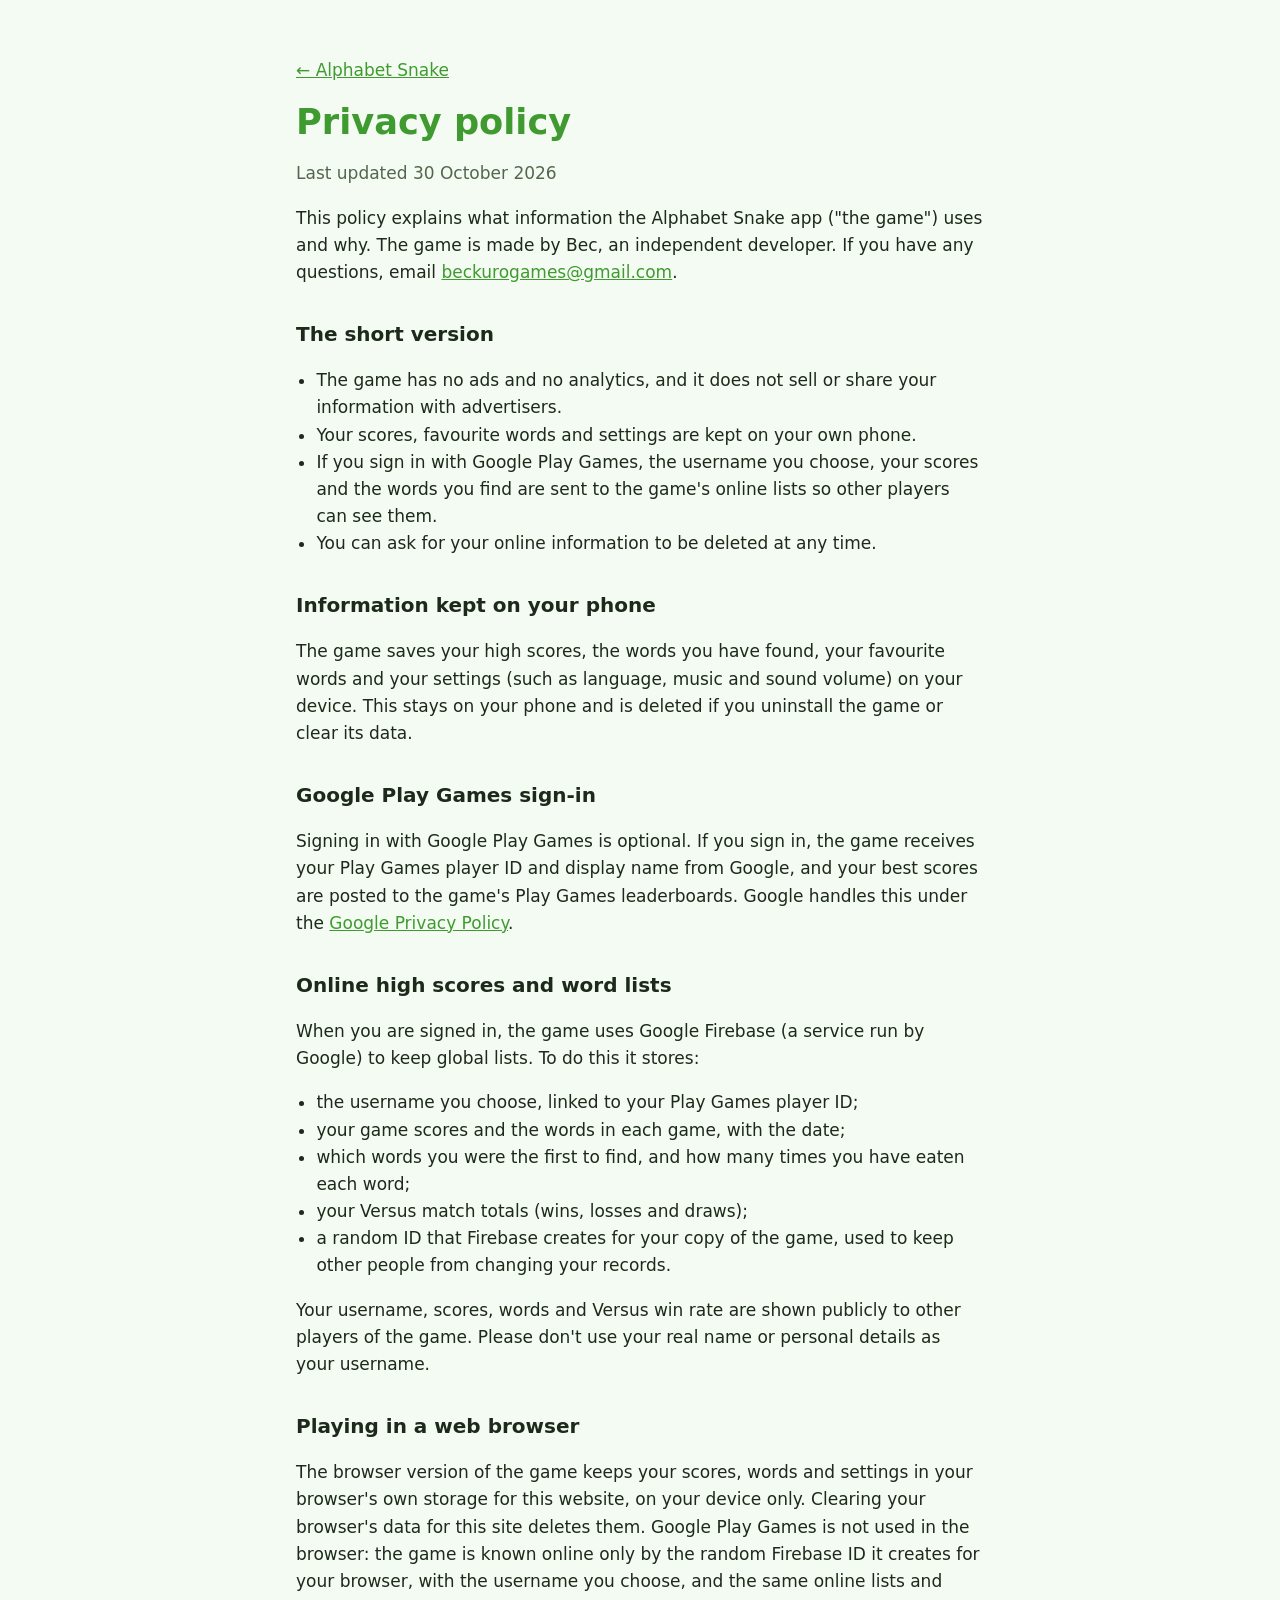
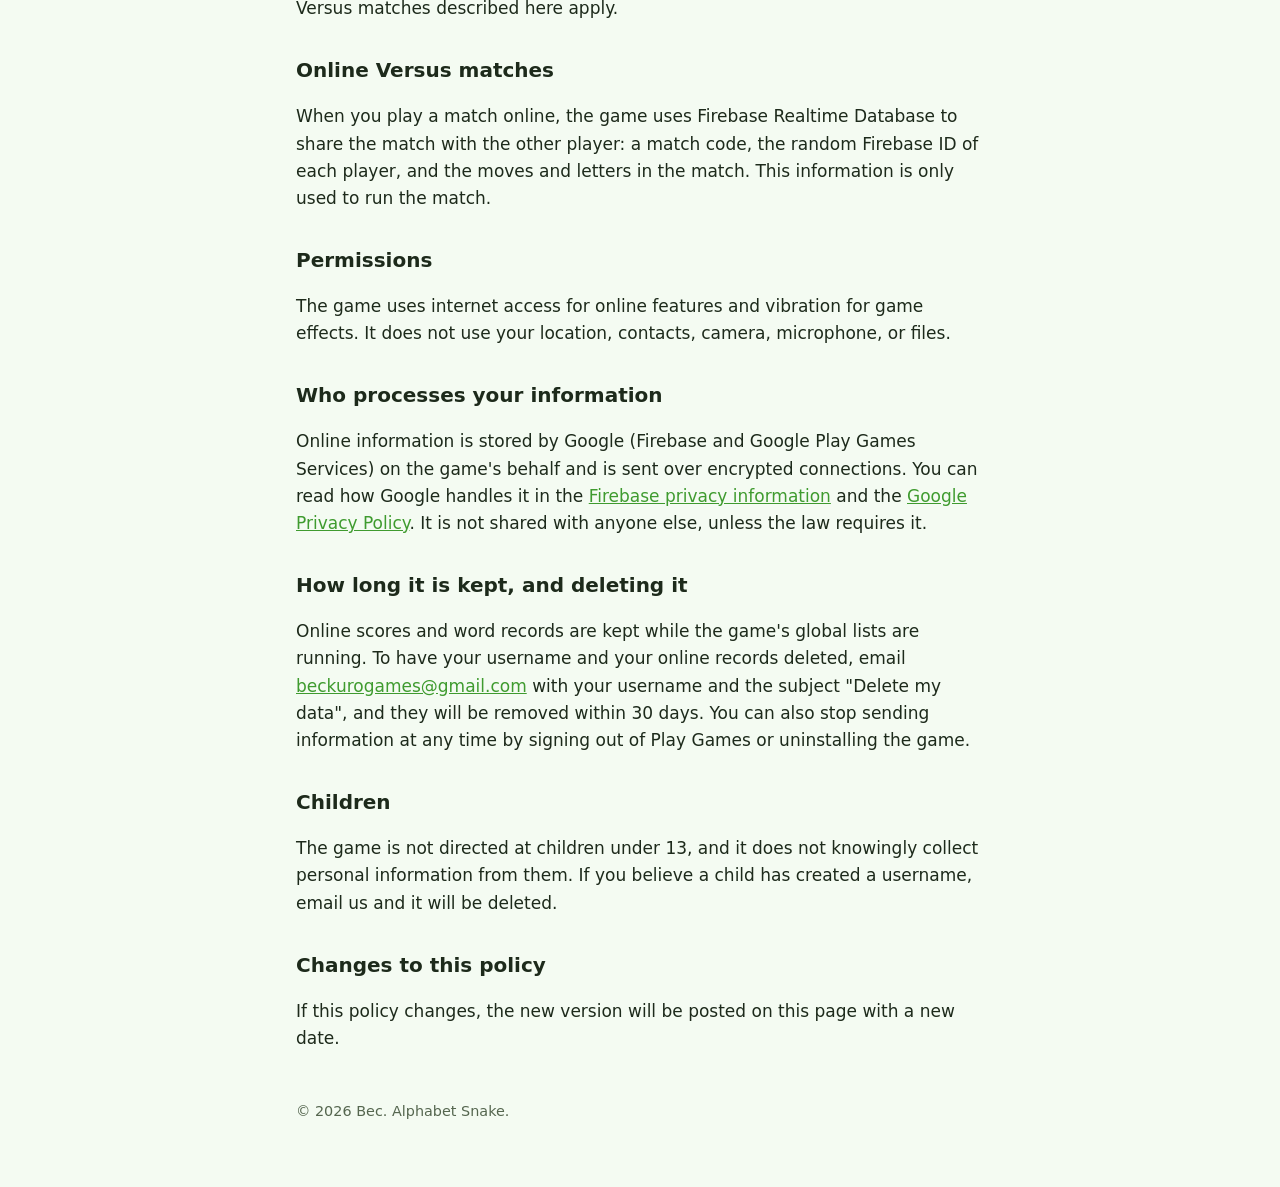
<file: privacy.html>
<!doctype html>
<html lang="en">
<head>
<meta charset="utf-8">
<meta name="viewport" content="width=device-width, initial-scale=1">
<title>Alphabet Snake privacy policy</title>
<link rel="icon" href="icon.png">
<link rel="stylesheet" href="style.css">
</head>
<body>
<main>
<p><a href="index.html">&larr; Alphabet Snake</a></p>
<h1>Privacy policy</h1>
<p class="muted">Last updated 30 October 2026</p>

<p>This policy explains what information the Alphabet Snake app ("the game") uses and why. The game is made by Bec, an independent developer. If you have any questions, email <a href="mailto:beckurogames@gmail.com">beckurogames@gmail.com</a>.</p>

<h2>The short version</h2>
<ul>
<li>The game has no ads and no analytics, and it does not sell or share your information with advertisers.</li>
<li>Your scores, favourite words and settings are kept on your own phone.</li>
<li>If you sign in with Google Play Games, the username you choose, your scores and the words you find are sent to the game's online lists so other players can see them.</li>
<li>You can ask for your online information to be deleted at any time.</li>
</ul>

<h2>Information kept on your phone</h2>
<p>The game saves your high scores, the words you have found, your favourite words and your settings (such as language, music and sound volume) on your device. This stays on your phone and is deleted if you uninstall the game or clear its data.</p>

<h2>Google Play Games sign-in</h2>
<p>Signing in with Google Play Games is optional. If you sign in, the game receives your Play Games player ID and display name from Google, and your best scores are posted to the game's Play Games leaderboards. Google handles this under the <a href="https://policies.google.com/privacy">Google Privacy Policy</a>.</p>

<h2>Online high scores and word lists</h2>
<p>When you are signed in, the game uses Google Firebase (a service run by Google) to keep global lists. To do this it stores:</p>
<ul>
<li>the username you choose, linked to your Play Games player ID;</li>
<li>your game scores and the words in each game, with the date;</li>
<li>which words you were the first to find, and how many times you have eaten each word;</li>
<li>your Versus match totals (wins, losses and draws);</li>
<li>a random ID that Firebase creates for your copy of the game, used to keep other people from changing your records.</li>
</ul>
<p>Your username, scores, words and Versus win rate are shown publicly to other players of the game. Please don't use your real name or personal details as your username.</p>

<h2>Playing in a web browser</h2>
<p>The browser version of the game keeps your scores, words and settings in your browser's own storage for this website, on your device only. Clearing your browser's data for this site deletes them. Google Play Games is not used in the browser: the game is known online only by the random Firebase ID it creates for your browser, with the username you choose, and the same online lists and Versus matches described here apply.</p>
<h2>Online Versus matches</h2>
<p>When you play a match online, the game uses Firebase Realtime Database to share the match with the other player: a match code, the random Firebase ID of each player, and the moves and letters in the match. This information is only used to run the match.</p>

<h2>Permissions</h2>
<p>The game uses internet access for online features and vibration for game effects. It does not use your location, contacts, camera, microphone, or files.</p>

<h2>Who processes your information</h2>
<p>Online information is stored by Google (Firebase and Google Play Games Services) on the game's behalf and is sent over encrypted connections. You can read how Google handles it in the <a href="https://firebase.google.com/support/privacy">Firebase privacy information</a> and the <a href="https://policies.google.com/privacy">Google Privacy Policy</a>. It is not shared with anyone else, unless the law requires it.</p>

<h2 id="delete">How long it is kept, and deleting it</h2>
<p>Online scores and word records are kept while the game's global lists are running. To have your username and your online records deleted, email <a href="mailto:beckurogames@gmail.com">beckurogames@gmail.com</a> with your username and the subject "Delete my data", and they will be removed within 30 days. You can also stop sending information at any time by signing out of Play Games or uninstalling the game.</p>

<h2>Children</h2>
<p>The game is not directed at children under 13, and it does not knowingly collect personal information from them. If you believe a child has created a username, email us and it will be deleted.</p>

<h2>Changes to this policy</h2>
<p>If this policy changes, the new version will be posted on this page with a new date.</p>

<footer>&copy; 2026 Bec. Alphabet Snake.</footer>
</main>
</body>
</html>
</file>
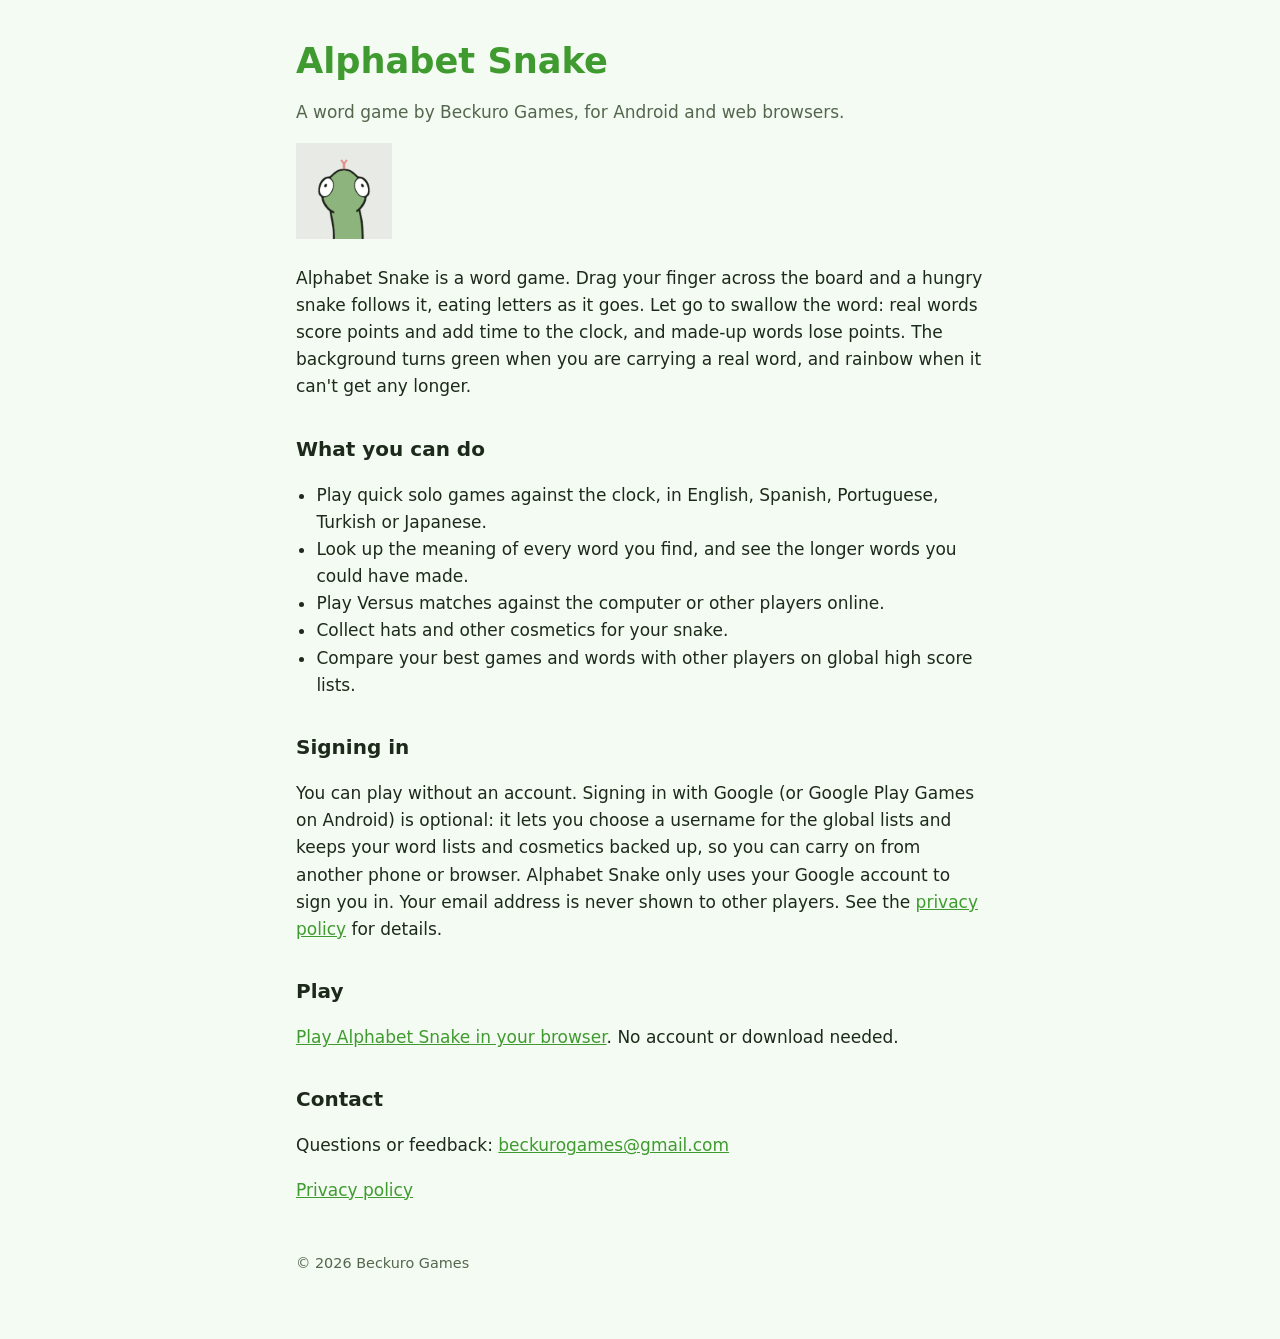
<file: alphabet-snake/about.html>
<!doctype html>
<html lang="en">
<head>
<meta charset="utf-8">
<meta name="viewport" content="width=device-width, initial-scale=1">
<title>Alphabet Snake</title>
<meta name="description" content="Alphabet Snake is a word game: guide a hungry snake over letters to spell words before time runs out.">
<link rel="icon" href="icon.png">
<link rel="stylesheet" href="style.css">
</head>
<body>
<main>
<h1>Alphabet Snake</h1>
<p class="muted">A word game by Beckuro Games, for Android and web browsers.</p>

<p><img src="icon.png" alt="The Alphabet Snake icon: a green snake's head" width="96" height="96"></p>

<p>Alphabet Snake is a word game. Drag your finger across the board and a hungry snake follows it, eating letters as it goes. Let go to swallow the word: real words score points and add time to the clock, and made-up words lose points. The background turns green when you are carrying a real word, and rainbow when it can't get any longer.</p>

<h2>What you can do</h2>
<ul>
<li>Play quick solo games against the clock, in English, Spanish, Portuguese, Turkish or Japanese.</li>
<li>Look up the meaning of every word you find, and see the longer words you could have made.</li>
<li>Play Versus matches against the computer or other players online.</li>
<li>Collect hats and other cosmetics for your snake.</li>
<li>Compare your best games and words with other players on global high score lists.</li>
</ul>

<h2>Signing in</h2>
<p>You can play without an account. Signing in with Google (or Google Play Games on Android) is optional: it lets you choose a username for the global lists and keeps your word lists and cosmetics backed up, so you can carry on from another phone or browser. Alphabet Snake only uses your Google account to sign you in. Your email address is never shown to other players. See the <a href="privacy.html">privacy policy</a> for details.</p>

<h2>Play</h2>
<p><a href="./">Play Alphabet Snake in your browser</a>. No account or download needed.</p>

<h2>Contact</h2>
<p>Questions or feedback: <a href="mailto:beckurogames@gmail.com">beckurogames@gmail.com</a></p>

<p><a href="privacy.html">Privacy policy</a></p>

<footer>&copy; 2026 Beckuro Games</footer>
</main>
</body>
</html>
</file>
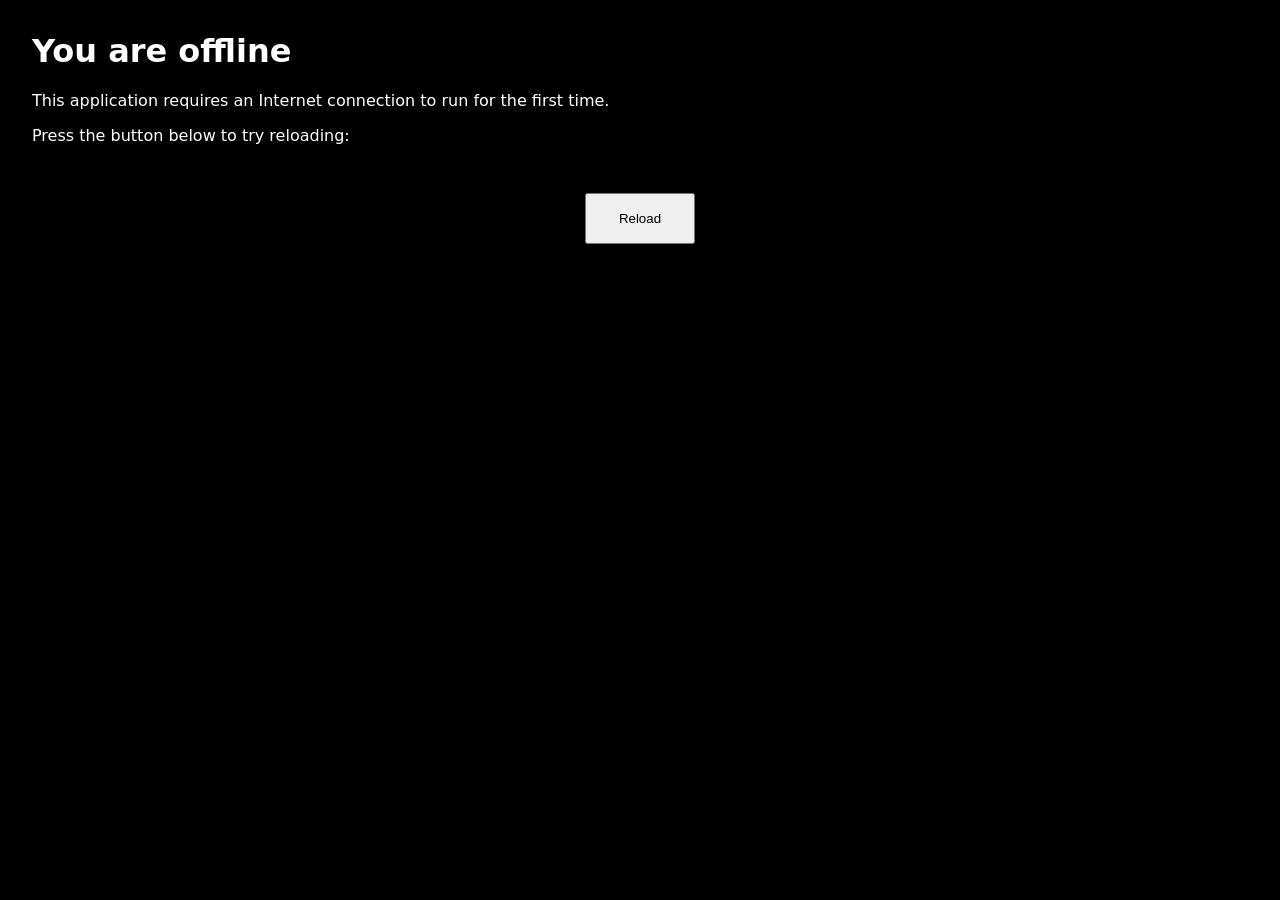
<file: alphabet-snake/index.offline.html>
<!DOCTYPE html>
<html lang="en">
	<head>
		<meta charset="utf-8">
		<meta http-equiv="X-UA-Compatible" content="IE=edge">
		<meta name="viewport" content="width=device-width, initial-scale=1">
		<title>You are offline</title>
		<style>
html {
	background-color: #000000;
	color: #ffffff;
}

body {
	font-family: system-ui, -apple-system, "Segoe UI", Roboto, "Helvetica Neue", Arial, "Noto Sans", sans-serif, "Apple Color Emoji", "Segoe UI Emoji", "Segoe UI Symbol", "Noto Color Emoji";
	margin: 2rem;
}

p {
	margin-block: 1rem;
}

button {
	display: block;
	padding: 1rem 2rem;
	margin: 3rem auto 0;
}
		</style>
	</head>
	<body>
		<h1>You are offline</h1>
		<p>This application requires an Internet connection to run for the first time.</p>
		<p>Press the button below to try reloading:</p>
		<button type="button">Reload</button>
		<script>
document.querySelector('button').addEventListener('click', () => {
	window.location.reload();
});
		</script>
	</body>
</html>
</file>
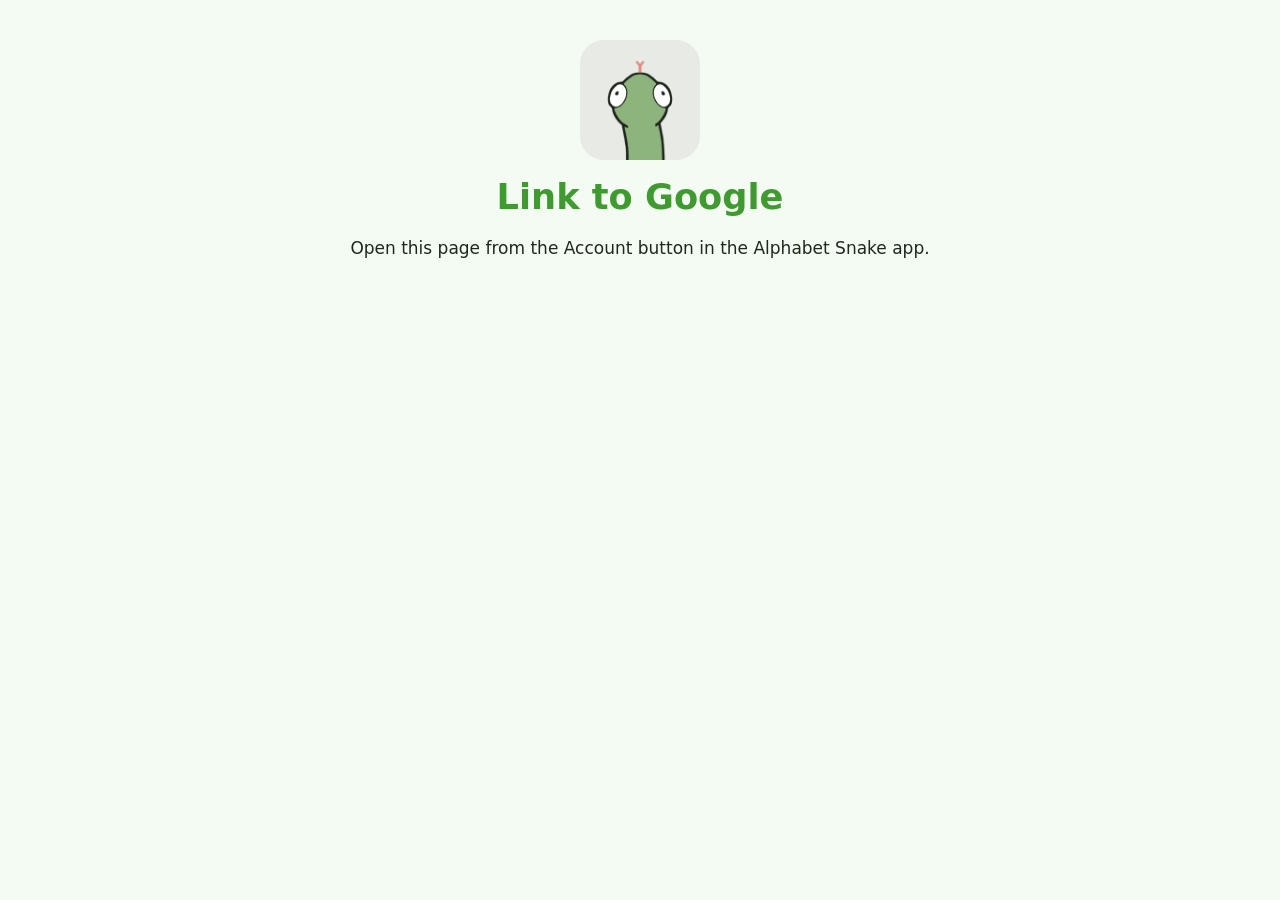
<file: alphabet-snake/link.html>
<!doctype html>
<html lang="en">
<head>
<meta charset="utf-8">
<meta name="viewport" content="width=device-width, initial-scale=1">
<title>Link Alphabet Snake to Google</title>
<link rel="icon" href="icon.png">
<link rel="stylesheet" href="style.css">
<script src="https://accounts.google.com/gsi/client" async></script>
<style>
  main { text-align: center; }
  #google { display: flex; justify-content: center; margin: 24px 0; min-height: 44px; }
</style>
</head>
<body>
<main>
<img class="logo" src="icon.png" alt="" style="margin: 0 auto 16px">
<h1>Link to Google</h1>
<p id="say">Sign in with Google to play Alphabet Snake as the same player on your phone and in your browser.</p>
<div id="google"></div>
</main>
<script>
// The phone left a note at links/<code> in the Realtime Database: its Firebase
// ID and sign-in token. Signing in with Google here either joins the Google
// account to the phone's player (a Google account not used yet), or, for a
// Google account already used (in the browser version), hands the phone that
// player's sign-in. The phone picks up the answer and goes on from there.
const KEY = 'AIzaSyCgZJ2m2S0ck4ibmG4Rbt9i8xVJO1vWNcw';
const CLIENT_ID = '12709041917-gujn9ca4d3bd8h6n6pup0fcdlkseisob.apps.googleusercontent.com';
const DATABASE = 'https://alphabet-snake-default-rtdb.firebaseio.com';
const code = new URLSearchParams(location.search).get('c') || '';
const say = (text) => { document.getElementById('say').textContent = text; };

async function signIn(googleToken, phoneToken) {
  const body = {postBody: 'id_token=' + googleToken + '&providerId=google.com',
    requestUri: location.origin, returnSecureToken: true};
  if (phoneToken) body.idToken = phoneToken;
  const reply = await fetch('https://identitytoolkit.googleapis.com/v1/accounts:signInWithIdp?key=' + KEY,
    {method: 'POST', headers: {'Content-Type': 'application/json'}, body: JSON.stringify(body)});
  return {ok: reply.ok, data: await reply.json()};
}

async function done(answer) {
  document.getElementById('google').style.display = 'none';
  say('Linking...');
  try {
    const phoneToken = await (await fetch(DATABASE + '/links/' + code + '/token.json')).json();
    if (!phoneToken) {
      say('This link has run out. Tap Link Google account in the game again.');
      return;
    }
    let result = await signIn(answer.credential, phoneToken);
    let reply = {kind: 'linked', email: ''};
    if (!result.ok && String(result.data.error && result.data.error.message).startsWith('FEDERATED_USER_ID_ALREADY_LINKED')) {
      // This Google account already has a player: the phone becomes it.
      result = await signIn(answer.credential, null);
      reply = {kind: 'switch', refresh: result.data.refreshToken, email: ''};
    }
    if (!result.ok) throw new Error(JSON.stringify(result.data));
    reply.email = result.data.email || '';
    const wrote = await fetch(DATABASE + '/links/' + code + '/answer.json?auth=' + encodeURIComponent(result.data.idToken),
      {method: 'PUT', body: JSON.stringify(reply)});
    if (!wrote.ok) throw new Error('answer ' + wrote.status);
    say('Done! Go back to Alphabet Snake on your phone.');
  } catch (e) {
    console.error(e);
    say("Couldn't link. Go back to the game and try again.");
  }
}

window.onload = () => {
  if (!code) {
    say('Open this page from the Account button in the Alphabet Snake app.');
    return;
  }
  google.accounts.id.initialize({client_id: CLIENT_ID, callback: done});
  google.accounts.id.renderButton(document.getElementById('google'), {theme: 'outline', size: 'large', shape: 'pill'});
};
</script>
</body>
</html>
</file>
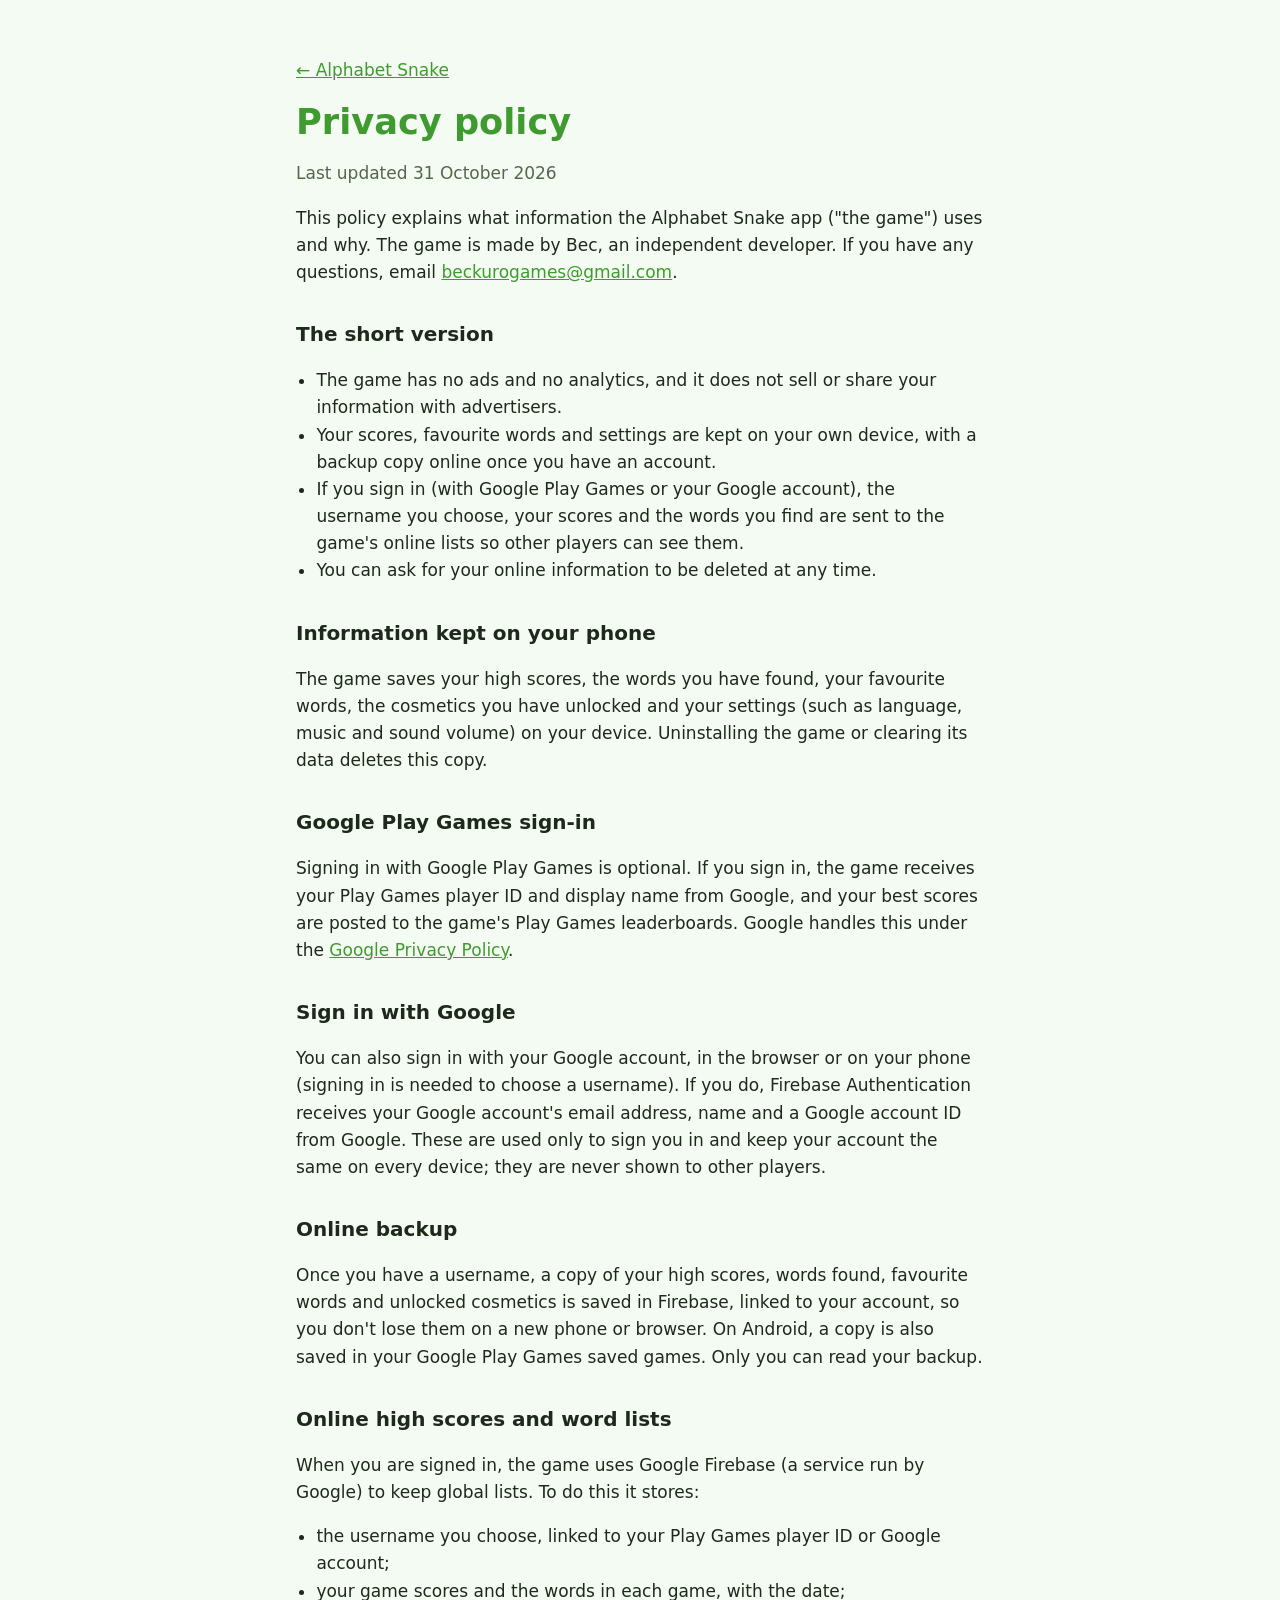
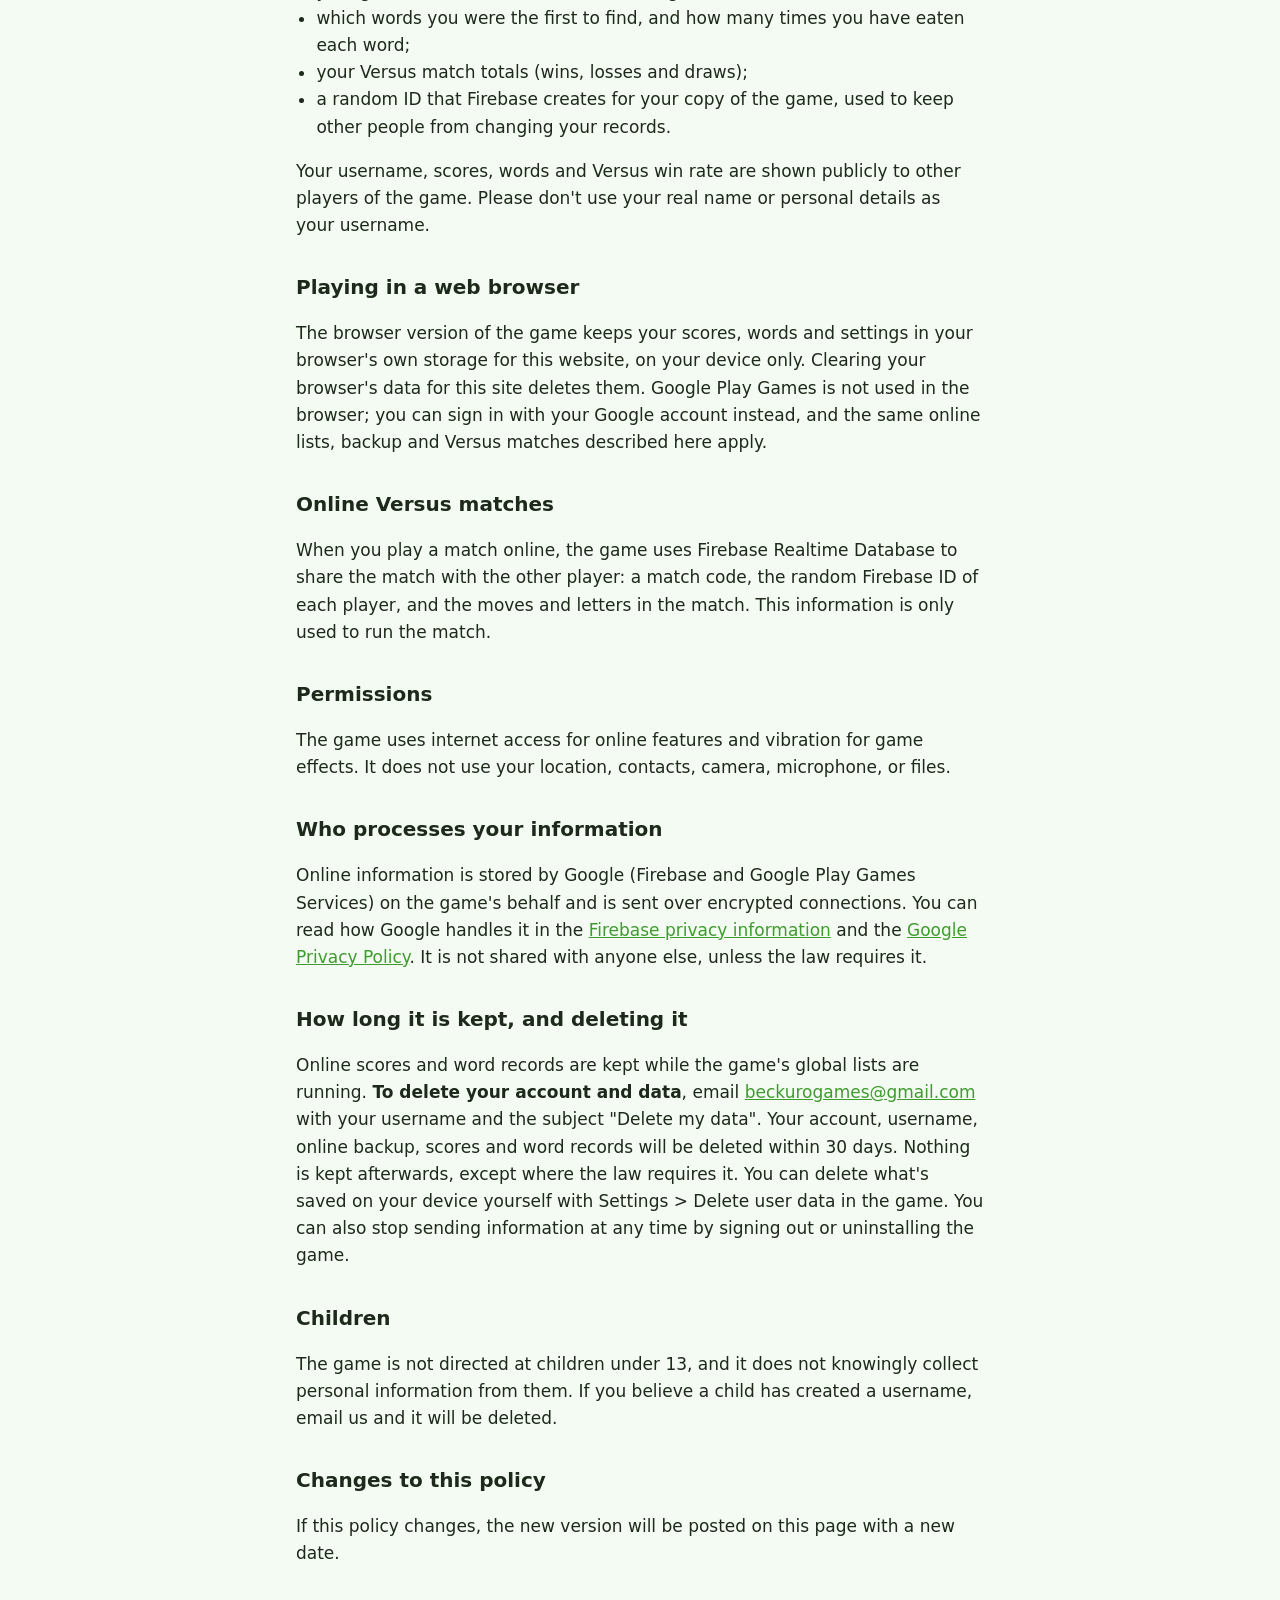
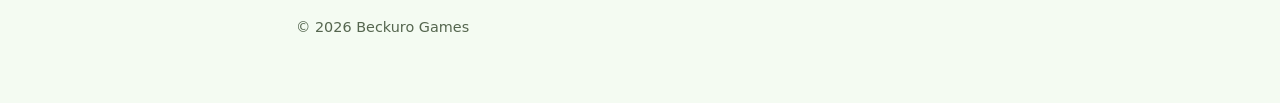
<file: alphabet-snake/privacy.html>
<!doctype html>
<html lang="en">
<head>
<meta charset="utf-8">
<meta name="viewport" content="width=device-width, initial-scale=1">
<title>Alphabet Snake privacy policy</title>
<link rel="icon" href="icon.png">
<link rel="stylesheet" href="style.css">
</head>
<body>
<main>
<p><a href="about.html">&larr; Alphabet Snake</a></p>
<h1>Privacy policy</h1>
<p class="muted">Last updated 31 October 2026</p>

<p>This policy explains what information the Alphabet Snake app ("the game") uses and why. The game is made by Bec, an independent developer. If you have any questions, email <a href="mailto:beckurogames@gmail.com">beckurogames@gmail.com</a>.</p>

<h2>The short version</h2>
<ul>
<li>The game has no ads and no analytics, and it does not sell or share your information with advertisers.</li>
<li>Your scores, favourite words and settings are kept on your own device, with a backup copy online once you have an account.</li>
<li>If you sign in (with Google Play Games or your Google account), the username you choose, your scores and the words you find are sent to the game's online lists so other players can see them.</li>
<li>You can ask for your online information to be deleted at any time.</li>
</ul>

<h2>Information kept on your phone</h2>
<p>The game saves your high scores, the words you have found, your favourite words, the cosmetics you have unlocked and your settings (such as language, music and sound volume) on your device. Uninstalling the game or clearing its data deletes this copy.</p>

<h2>Google Play Games sign-in</h2>
<p>Signing in with Google Play Games is optional. If you sign in, the game receives your Play Games player ID and display name from Google, and your best scores are posted to the game's Play Games leaderboards. Google handles this under the <a href="https://policies.google.com/privacy">Google Privacy Policy</a>.</p>

<h2>Sign in with Google</h2>
<p>You can also sign in with your Google account, in the browser or on your phone (signing in is needed to choose a username). If you do, Firebase Authentication receives your Google account's email address, name and a Google account ID from Google. These are used only to sign you in and keep your account the same on every device; they are never shown to other players.</p>

<h2>Online backup</h2>
<p>Once you have a username, a copy of your high scores, words found, favourite words and unlocked cosmetics is saved in Firebase, linked to your account, so you don't lose them on a new phone or browser. On Android, a copy is also saved in your Google Play Games saved games. Only you can read your backup.</p>

<h2>Online high scores and word lists</h2>
<p>When you are signed in, the game uses Google Firebase (a service run by Google) to keep global lists. To do this it stores:</p>
<ul>
<li>the username you choose, linked to your Play Games player ID or Google account;</li>
<li>your game scores and the words in each game, with the date;</li>
<li>which words you were the first to find, and how many times you have eaten each word;</li>
<li>your Versus match totals (wins, losses and draws);</li>
<li>a random ID that Firebase creates for your copy of the game, used to keep other people from changing your records.</li>
</ul>
<p>Your username, scores, words and Versus win rate are shown publicly to other players of the game. Please don't use your real name or personal details as your username.</p>

<h2>Playing in a web browser</h2>
<p>The browser version of the game keeps your scores, words and settings in your browser's own storage for this website, on your device only. Clearing your browser's data for this site deletes them. Google Play Games is not used in the browser; you can sign in with your Google account instead, and the same online lists, backup and Versus matches described here apply.</p>
<h2>Online Versus matches</h2>
<p>When you play a match online, the game uses Firebase Realtime Database to share the match with the other player: a match code, the random Firebase ID of each player, and the moves and letters in the match. This information is only used to run the match.</p>

<h2>Permissions</h2>
<p>The game uses internet access for online features and vibration for game effects. It does not use your location, contacts, camera, microphone, or files.</p>

<h2>Who processes your information</h2>
<p>Online information is stored by Google (Firebase and Google Play Games Services) on the game's behalf and is sent over encrypted connections. You can read how Google handles it in the <a href="https://firebase.google.com/support/privacy">Firebase privacy information</a> and the <a href="https://policies.google.com/privacy">Google Privacy Policy</a>. It is not shared with anyone else, unless the law requires it.</p>

<h2 id="delete">How long it is kept, and deleting it</h2>
<p>Online scores and word records are kept while the game's global lists are running. <strong>To delete your account and data</strong>, email <a href="mailto:beckurogames@gmail.com">beckurogames@gmail.com</a> with your username and the subject "Delete my data". Your account, username, online backup, scores and word records will be deleted within 30 days. Nothing is kept afterwards, except where the law requires it. You can delete what's saved on your device yourself with Settings &gt; Delete user data in the game. You can also stop sending information at any time by signing out or uninstalling the game.</p>

<h2>Children</h2>
<p>The game is not directed at children under 13, and it does not knowingly collect personal information from them. If you believe a child has created a username, email us and it will be deleted.</p>

<h2>Changes to this policy</h2>
<p>If this policy changes, the new version will be posted on this page with a new date.</p>

<footer>&copy; 2026 Beckuro Games</footer>
</main>
</body>
</html>
</file>
<file: style.css>
:root { --bg: #f4fbf2; --text: #1d2a1b; --muted: #55664f; --green: #3f9b2f; --card: #ffffff; }
@media (prefers-color-scheme: dark) { :root { --bg: #142012; --text: #e6f2e2; --muted: #a8b9a2; --green: #7fd36b; --card: #1d2c1a; } }
* { box-sizing: border-box; }
body { margin: 0; background: var(--bg); color: var(--text); font: 17px/1.6 system-ui, -apple-system, "Segoe UI", Roboto, sans-serif; }
main { max-width: 720px; margin: 0 auto; padding: 40px 16px 64px; }
h1 { color: var(--green); font-size: 2.2rem; line-height: 1.2; margin: 0 0 8px; }
h2 { font-size: 1.25rem; margin: 32px 0 8px; }
a { color: var(--green); }
.muted { color: var(--muted); }
.card { background: var(--card); border-radius: 16px; padding: 20px 24px; margin: 24px 0; }
.logo { width: 120px; height: 120px; border-radius: 24px; display: block; margin-bottom: 16px; }
ul { padding-left: 1.2em; }
footer { margin-top: 48px; font-size: 0.9rem; color: var(--muted); }
.play { display: inline-block; background: var(--green); color: var(--card); font-weight: 600; text-decoration: none; padding: 12px 28px; border-radius: 999px; }
</file>
<file: alphabet-snake/style.css>
:root { --bg: #f4fbf2; --text: #1d2a1b; --muted: #55664f; --green: #3f9b2f; --card: #ffffff; }
@media (prefers-color-scheme: dark) { :root { --bg: #142012; --text: #e6f2e2; --muted: #a8b9a2; --green: #7fd36b; --card: #1d2c1a; } }
* { box-sizing: border-box; }
body { margin: 0; background: var(--bg); color: var(--text); font: 17px/1.6 system-ui, -apple-system, "Segoe UI", Roboto, sans-serif; }
main { max-width: 720px; margin: 0 auto; padding: 40px 16px 64px; }
h1 { color: var(--green); font-size: 2.2rem; line-height: 1.2; margin: 0 0 8px; }
h2 { font-size: 1.25rem; margin: 32px 0 8px; }
a { color: var(--green); }
.muted { color: var(--muted); }
.card { background: var(--card); border-radius: 16px; padding: 20px 24px; margin: 24px 0; }
.logo { width: 120px; height: 120px; border-radius: 24px; display: block; margin-bottom: 16px; }
ul { padding-left: 1.2em; }
footer { margin-top: 48px; font-size: 0.9rem; color: var(--muted); }
.play { display: inline-block; background: var(--green); color: var(--card); font-weight: 600; text-decoration: none; padding: 12px 28px; border-radius: 999px; }
</file>
